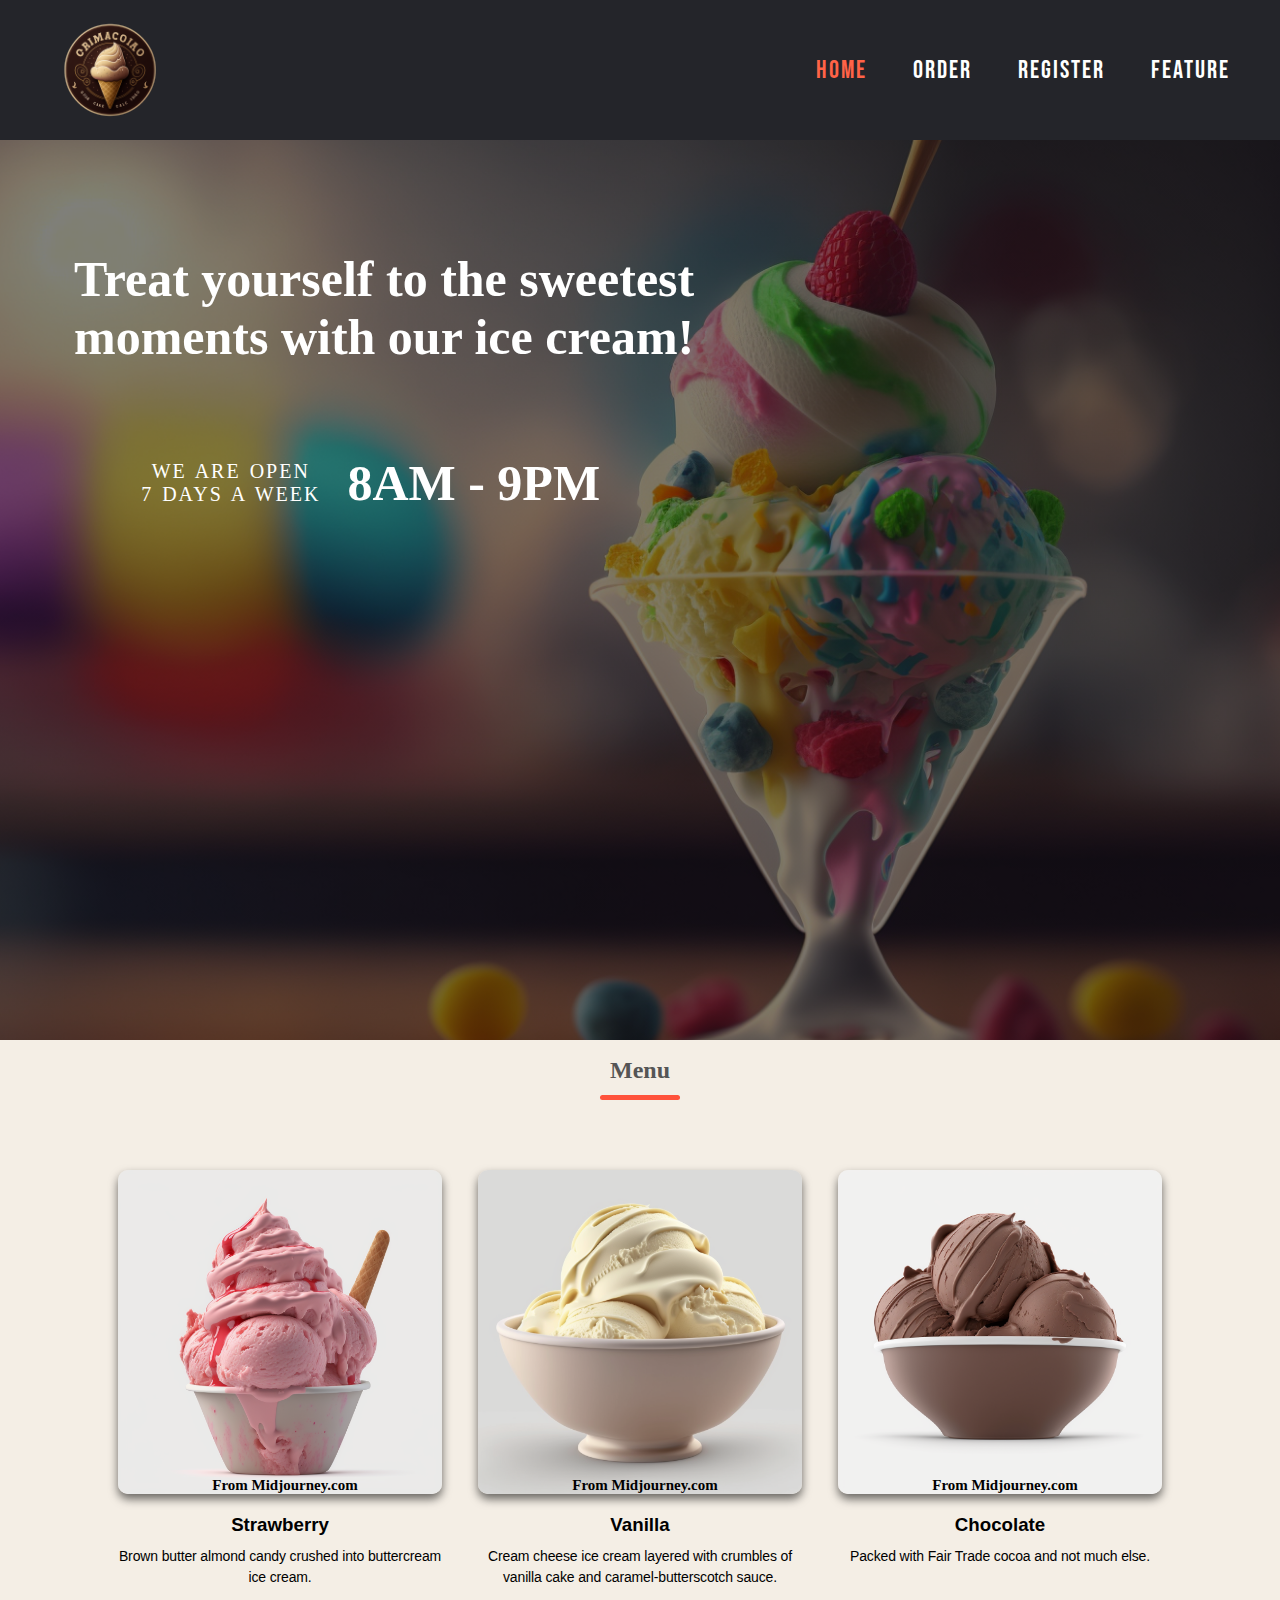
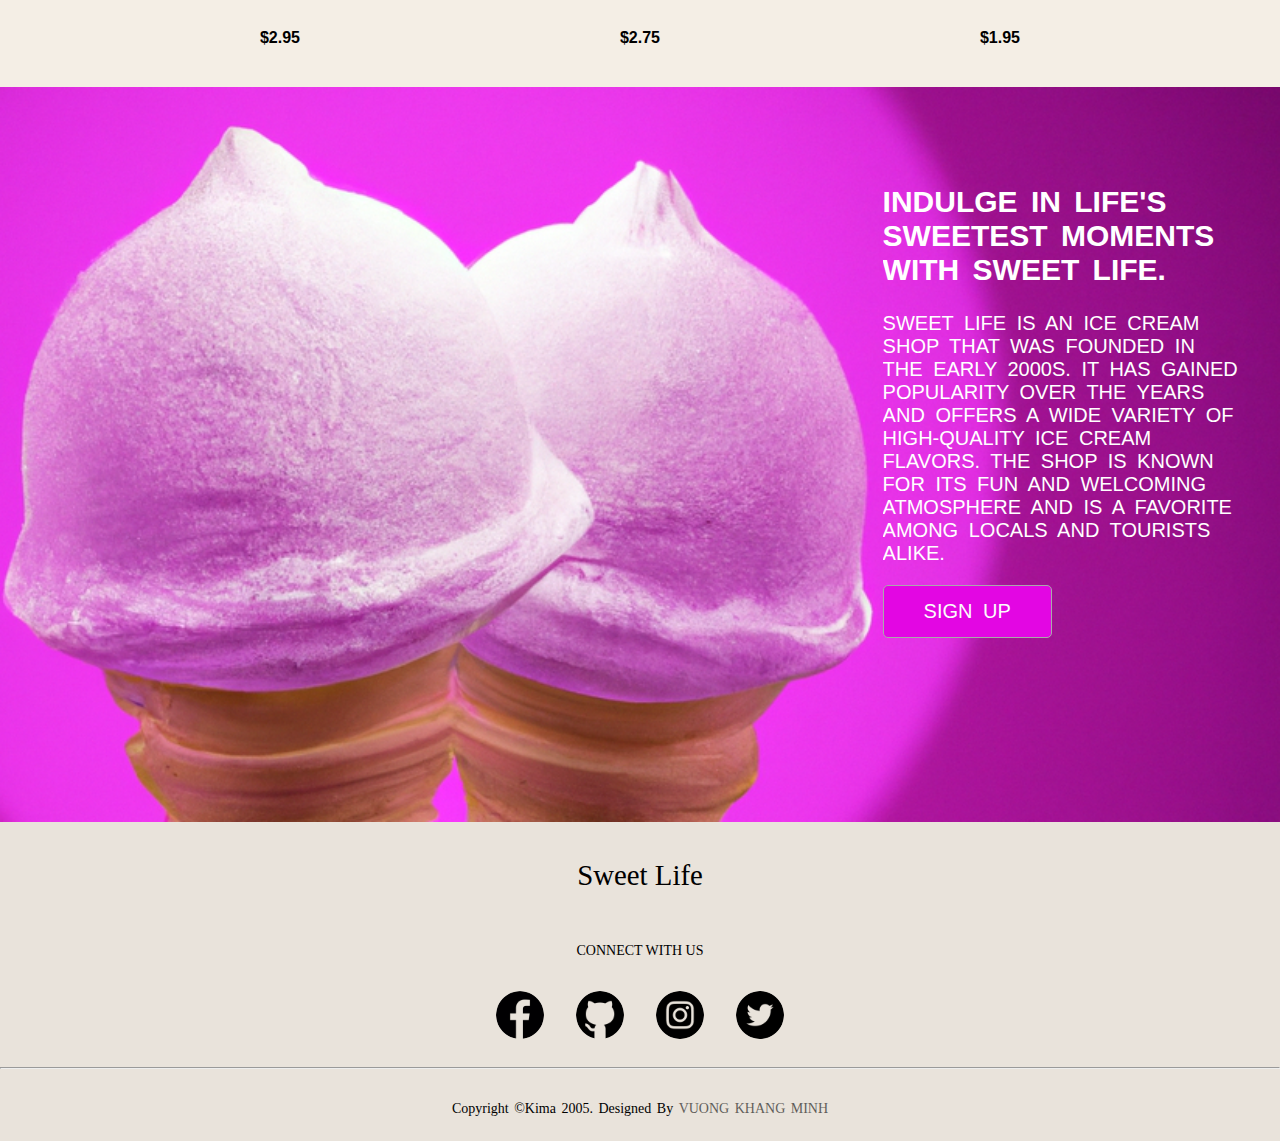
<file: Assignment2/index.html>
<!DOCTYPE html>
<html lang="en">

<head>
    <meta charset="UTF-8">
    <meta name="viewport" content="width=device-width, initial-scale=1.0">
    <meta name="description" content="Web development">
    <meta name="keywords" content="home Page">
    <meta name="author" content="VUONG KHANG MINH">
    <link rel="stylesheet" href="./css/style.css">
    <link rel="preconnect" href="https://fonts.googleapis.com">
    <link rel="preconnect" href="https://fonts.gstatic.com" crossorigin>
    <link href="https://fonts.googleapis.com/css2?family=Bebas+Neue&display=swap" rel="stylesheet">
    <title>Home</title>
</head>

<body>
    <header>
        <img src="./images/logo.png" alt="logo">
        <nav>
            <ul class="links">
                <li><a id="home" class="link" href="index.html">Home</a></li>
                <li><a class="link" href="order.html">Order</a></li>
                <li><a class="link" href="register.html">Register</a></li>
                <li><a class="link" href="feature.html">Feature</a></li>
            </ul>
        </nav>
    </header>

    <section class="hero-image">

        <div class="hero-text">
            <h1>Treat yourself to the sweetest <br> moments with our ice cream!</h1>
            <div class="home_container">
                <p>We are open <br> 7 days a week</p>
                <h2>8AM - 9PM</h2>
            </div>

        </div>

    </section>
    <section>
        <div class="types_cafe">
            <div class="container_types_cafe">
                <h2 class="title">Menu</h2>
                <div class="row">
                    <div class="col">
                        <div class="img-hover-zoom">
                            <img src="images/strawberry.png" alt="strawberry">
                            <h6>From Midjourney.com</h6>
                        </div>

                        <h3>Strawberry</h3>
                        <p>Brown butter almond candy crushed into buttercream ice cream.</p>
                        <h4>$2.95</h4>
                    </div>
                    <div class="col">
                        <div class="img-hover-zoom">
                            <img src="images/vani.png" alt="vani">
                            <h6>From Midjourney.com</h6>
                        </div>

                        <h3>Vanilla</h3>
                        <p>Cream cheese ice cream layered with crumbles of vanilla cake and caramel-butterscotch sauce.
                        </p>
                        <h4>$2.75</h4>
                    </div>
                    <div class="col">
                        <div class="img-hover-zoom">
                            <img src="images/chocolate.png" alt="chocolate">
                            <h6>From Midjourney.com</h6>
                        </div>
                        <h3>Chocolate</h3>
                        <p>Packed with Fair Trade cocoa and not much else.</p>
                        <h4>$1.95</h4>
                    </div>
                </div>
            </div>
        </div>

    </section>

    <section>
        <div class="history_section">
            <div class="container_img_history">
                <img src="images/history.png" alt="history1">
            </div>
            <div class="history_description">
                <h2>Indulge in Life's Sweetest Moments with Sweet Life.</h2>
                <p>Sweet Life is an ice cream shop that was founded in the early 2000s. It has gained popularity over
                    the
                    years and offers a wide variety of high-quality ice cream flavors. The shop is known for its fun and
                    welcoming atmosphere and is a favorite among locals and tourists alike.
                </p>
                <a class="sign_up" href="register.html">Sign up</a>
            </div>



        </div>
    </section>







    <div class="container_footer">
        <footer>
            <div class="footer-content">
                <h3>Sweet Life</h3>
                <p>CONNECT WITH US</p>
                <ul class="socials">
                    <li><a href="https://www.facebook.com/ThegamerWeed"><img src="images/fb.png" alt="fb"></a></li>
                    <li><a href="https://github.com/Kima2005"><img src="images/git.png" alt="git"></a></li>
                    <li><a href="https://www.instagram.com/khangminhvuong/"><img src="images/ins.png" alt="ins"></a>
                    </li>
                    <li><a href="https://twitter.com/VngKhangMinh1"><img src="images/twit.png" alt="tw"></a></li>
                </ul>
            </div>
            <hr>
            <div class="footer-bottom">
                <p>copyright &copy;Kima 2005. designed by <span>Vuong Khang Minh</span></p>
            </div>
        </footer>
    </div>




</body>

</html>
</file>
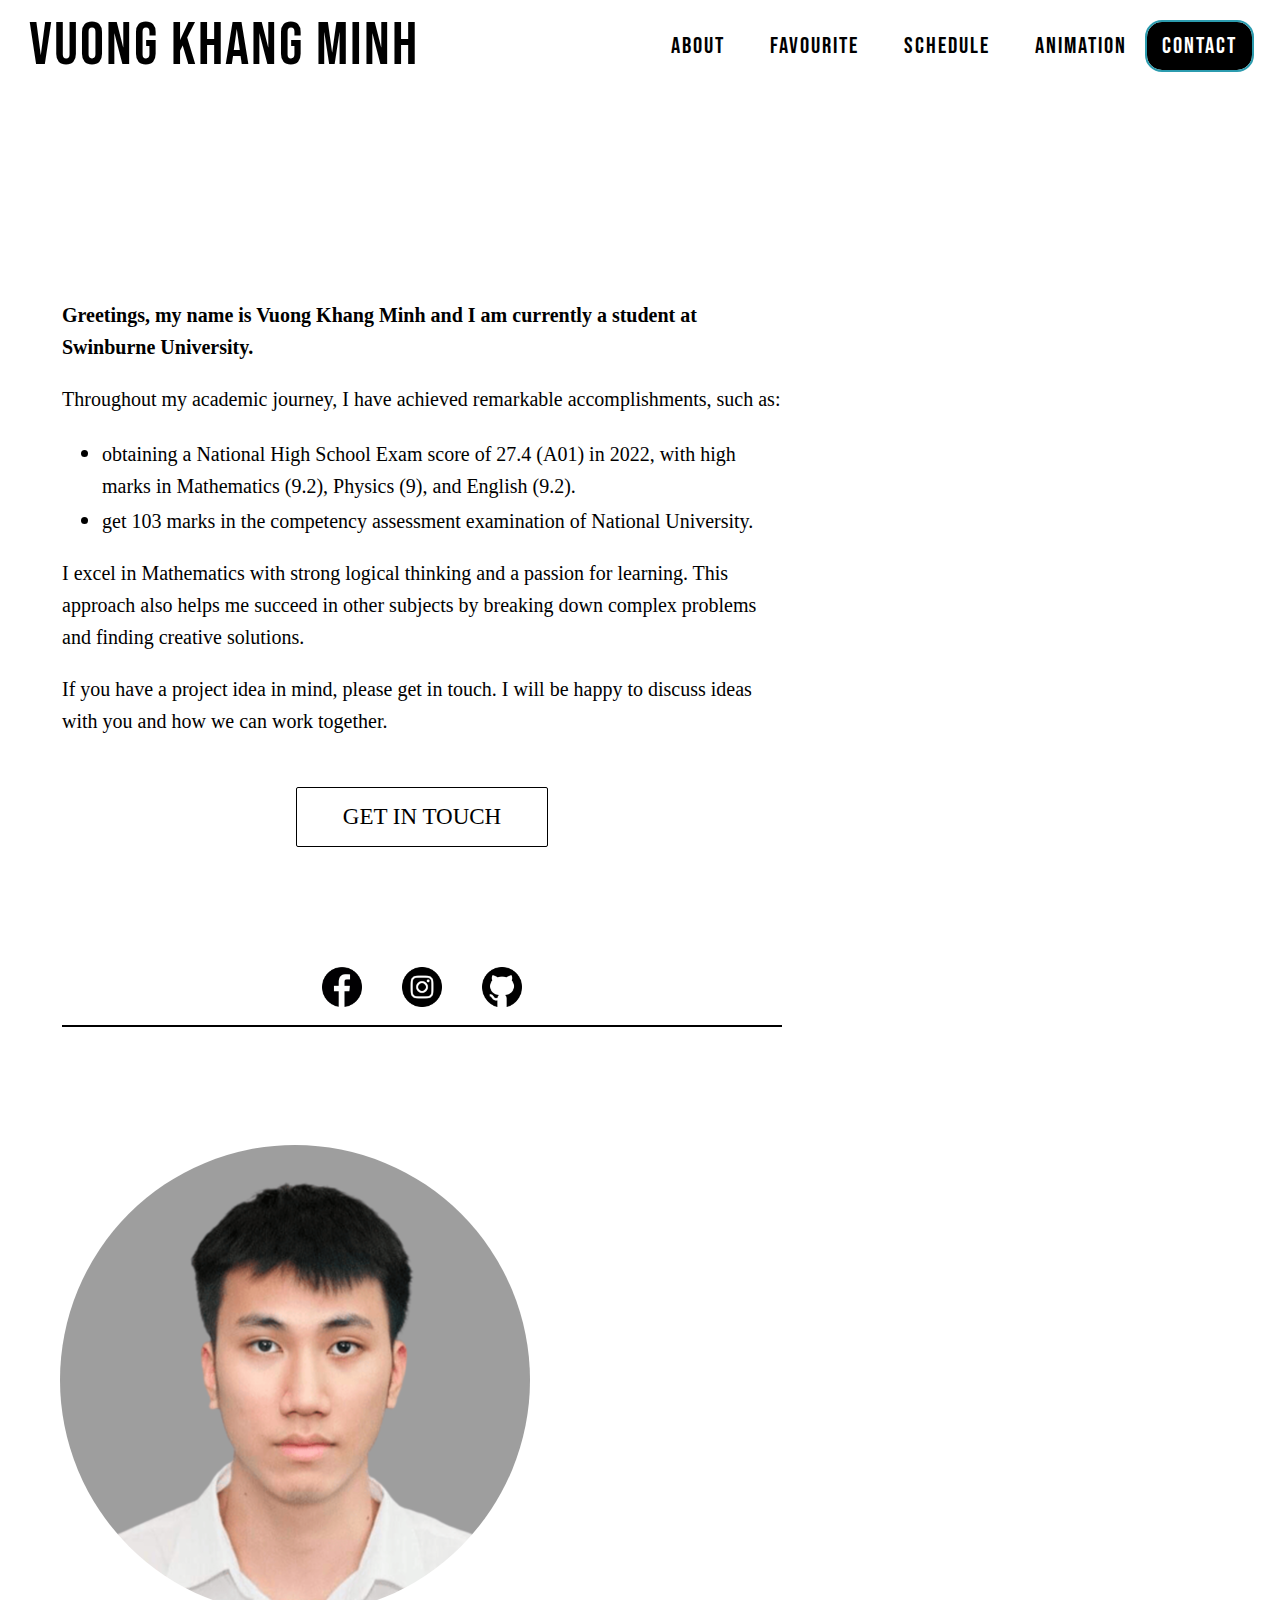
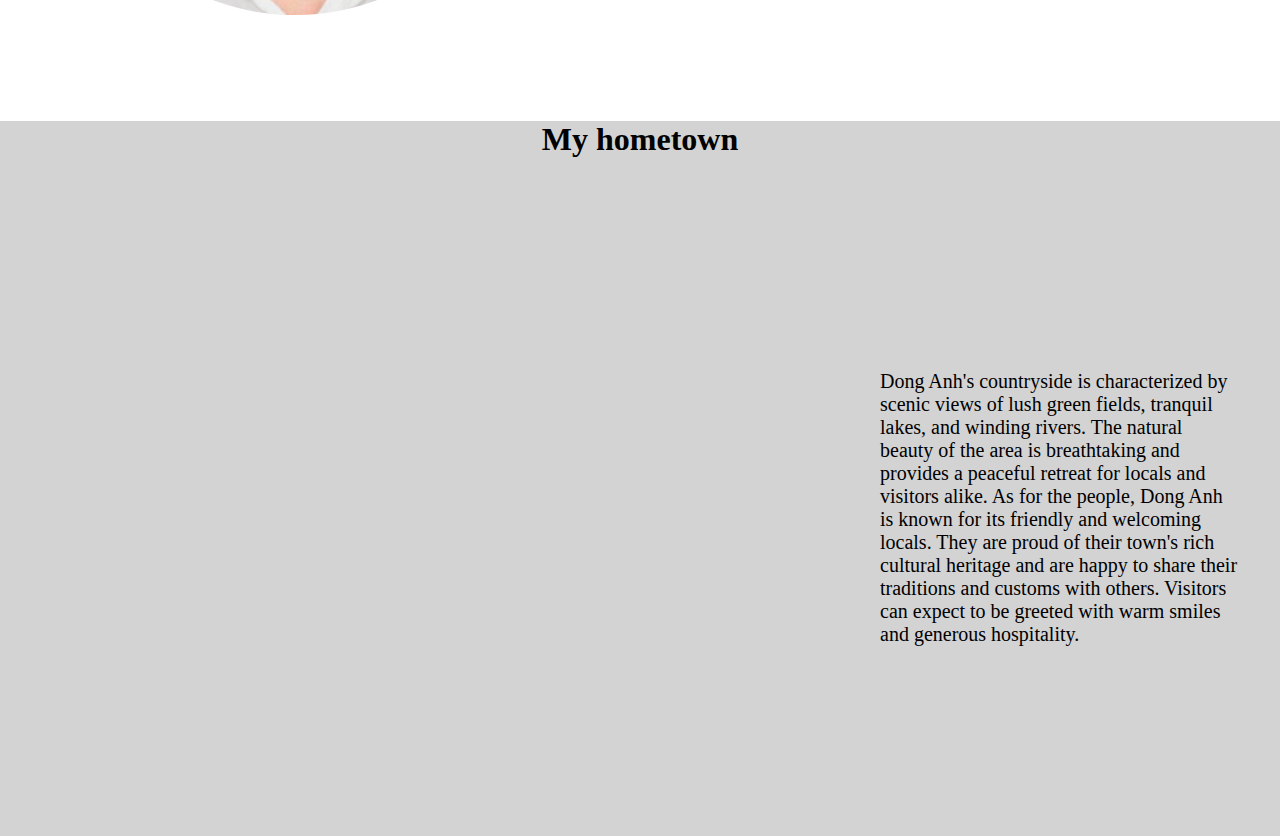
<file: Assignment1/about_me.html>
<!DOCTYPE html>
<html lang="en">

<head>
    <meta charset="UTF-8">
    <meta name="viewport" content="width=device-width, initial-scale=1.0">
    <meta name="description" content="Web development">
    <meta name="keywords" content="home Page">
    <meta name="author" content="VUONG KHANG MINH">
    <link rel="stylesheet" href="style/style.css">
    <link rel="preconnect" href="https://fonts.googleapis.com">
    <link rel="preconnect" href="https://fonts.gstatic.com" crossorigin>
    <link href="https://fonts.googleapis.com/css2?family=Bebas+Neue&display=swap" rel="stylesheet">
    <link href="style/mobile.css" rel="stylesheet" media="screen and (max-width:500px)" > 

    <title>About Me</title>
</head>

<body>
    <main>
        <header>
            <div class="container_head"><a class="text_head" href="home.html">Vuong Khang MINH</a></div>
            <nav>
                <ul class="links">
                    <li><a href="about_me.html">About</a></li>
                    <li><a href="favourite.html">Favourite</a></li>
                    <li><a href="schedule.html">Schedule</a></li>
                    <li><a href="animation.html">Animation</a></li>
                </ul>
            </nav>
            <a class="contact" href="contact.html">Contact</a>
        </header>
                <div class="about_section_1">
                    <div class="row">
                        <div class="column left_about">

                                <div class="drop-main"  id="animation_1">
                                    <div class="d">A</div>
                                    <div class="r">B</div>
                                    <div class="o">O</div>
                                    <div class="p">U</div>
                                    <div class="s">T</div>
                                    <div class="space">A</div>
                                    <div class="p">M</div>
                                    <div class="s">E</div>


                                </div>
                            <div class="about_text">
                                <p><strong>Greetings, my name is Vuong Khang Minh and I am currently a student at Swinburne
                                        University.</strong>
                                </p>
                                <p>Throughout my academic journey, I have achieved remarkable accomplishments, such as:</p>
                                <ul>
                                    <li>obtaining a National High School Exam score of 27.4 (A01) in 2022, with high marks
                                        in Mathematics
                                        (9.2), Physics (9), and English (9.2).
                                    </li>
                                    <li>
                                        get 103 marks in the competency assessment examination of National University.
                                    </li>
                                </ul>
                                
                                <p>I excel in Mathematics with strong logical thinking and a passion for learning. This
                                    approach
                                    also helps me succeed in other subjects by breaking down complex problems and finding
                                    creative solutions.
                                </p>
                                <p>
                                    If you have a project idea in mind, please get in touch. I will be happy to discuss
                                    ideas
                                    with you and how we can work together.
                                </p>
    
                            </div>
    
                            <div>
                                <p class="container_cnt"><a class="cnt" href="contact.html">Get in touch</a></p>
    
                            </div>
                            <div class="social_link">
                                <div class="link"><a href="https://www.facebook.com/ThegamerWeed" target="_blank">
                                        <img src="./images/fb.png" class="logo" alt="fb">
                                    </a>
                                </div>
                                <div class="link"><a href="https://www.instagram.com/khangminhvuong/" target="_blank"><img
                                            src="./images/ins.png" class="logo" alt="ins"></a></div>
                                <div class="link"><a href="https://github.com/Kima2005" target="_blank"><img
                                            src="./images/git.png" class="logo" alt="git"></a></div>
                            </div>
                            <hr>
    
                        </div>
                        <div class="column right_about">
                                <img class="self_img" src="images/self-removebg-preview.png" alt="MINH">
                        </div>
                    </div>
    
                </div>
                <section class="about_section_2">
                    <h1>My hometown</h1>
                    <div class="container_hometown_img">
                        <div class="slider-frame">
                            <div class="slide-images">
                                    <div class="img-container">
                                        <img src="images/hometown.jpg" alt="ht">
                                    </div>
                                    <div class="img-container">
                                        <img src="images/hometown_4.png" alt="ht4">
                                    </div>
                                    <div class="img-container">
                                        <img src="images/hometown_1.jpg" alt="ht1">
                                    </div>
                                    <div class="img-container">
                                        <img src="images/hometown_2.jpg" alt="ht2">
                                    </div>
                                    <div class="img-container">
                                        <img src="images/hometown_3.jpg" alt="ht3">
                                    </div>
                            </div>
                        </div>

                        <div class="ht_text">
                            <p>Dong Anh's countryside is characterized by scenic views of lush green fields, tranquil lakes, and
                                winding rivers. The natural beauty of the area is breathtaking and provides a peaceful retreat
                                for locals and visitors alike.
        
                                As for the people, Dong Anh is known for its friendly and welcoming locals. They are proud of
                                their town's rich cultural heritage and are happy to share their traditions and customs with
                                others. Visitors can expect to be greeted with warm smiles and generous hospitality.
                            </p>
    
                        </div>
    
                    </div>

    
                </section>
    

    </main>
    

</body>

</html>
</file>
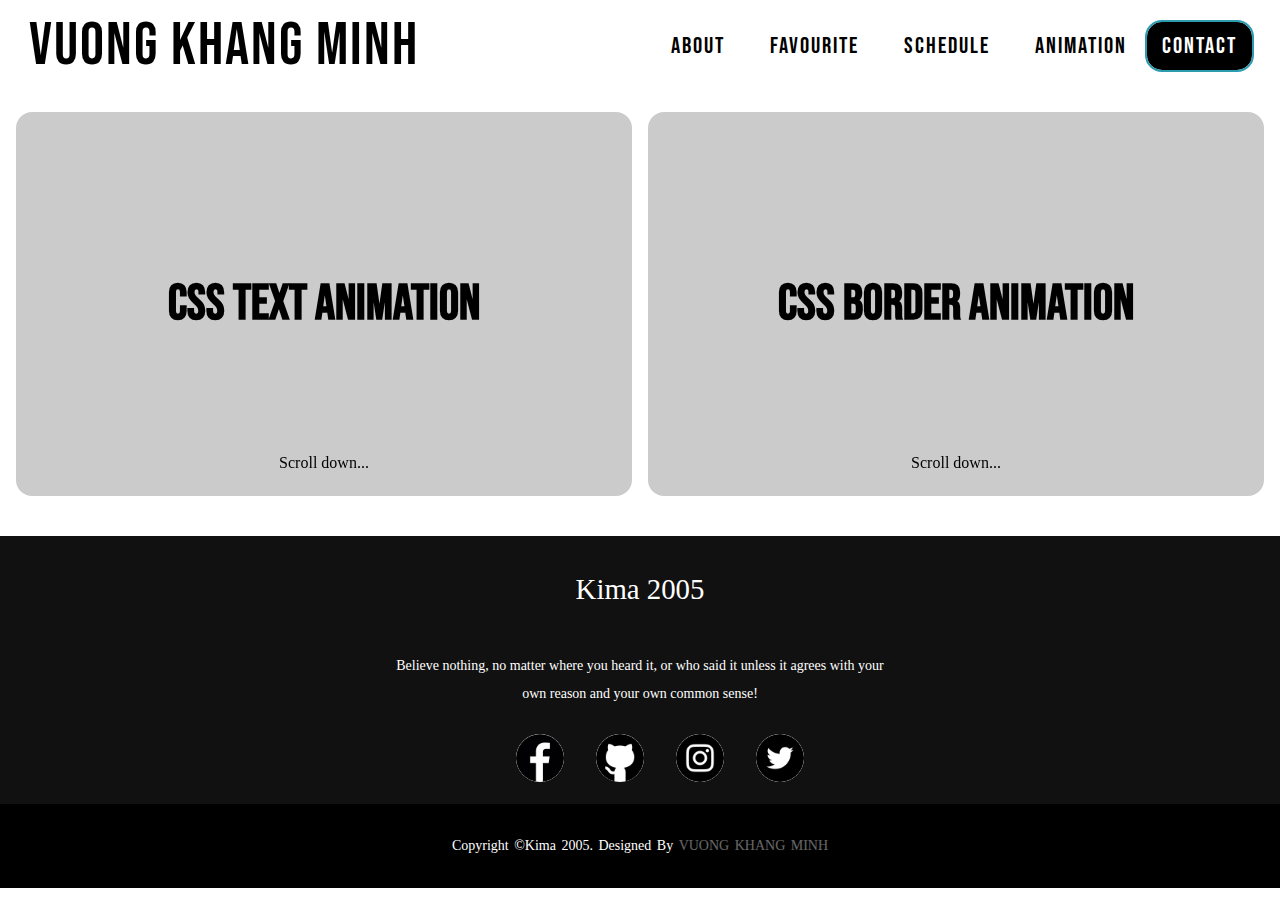
<file: Assignment1/animation.html>
<!DOCTYPE html>
<html lang="en">

<head>
    <meta charset="UTF-8">
    <meta name="viewport" content="width=device-width, initial-scale=1.0">
    <meta name="description" content="Web development">
    <meta name="keywords" content="home Page">
    <meta name="author" content="VUONG KHANG MINH">
    <link rel="stylesheet" href="style/style.css">
    <link rel="preconnect" href="https://fonts.googleapis.com">
    <link rel="preconnect" href="https://fonts.gstatic.com" crossorigin>
    <link href="https://fonts.googleapis.com/css2?family=Bebas+Neue&display=swap" rel="stylesheet">
    <link href="style/mobile.css" rel="stylesheet" media="screen and (max-width:500px)" > 

    <title>Animation</title>
</head>

<body>
    <main>
        <header>
            <div class="container_head"><a class="text_head" href="home.html">Vuong Khang MINH</a></div>
            <nav>
                <ul class="links">
                    <li><a href="about_me.html">About</a></li>
                    <li><a href="favourite.html">Favourite</a></li>
                    <li><a href="schedule.html">Schedule</a></li>
                    <li><a href="animation.html">Animation</a></li>
                </ul>
            </nav>
            <a class="contact" href="contact.html">Contact</a>
        </header>
        <section id="en_foo">
            <div id="en_foo_ab">
                <div class="en_page en_herotext">
                    <h2 title="text animation">
                        CSS Text Animation
                    </h2>
                    <p class="en_page_bottom">Scroll down...</p>
                </div>
                <hr class="en_hr">
                <div class="en_page en_heroimg">
                    <p>
                        Here is the hyperlink to where the text animation is implemented.
                    </p>
                    <a class="animation_link" href="./about_me.html#animation_1"
                        title="Click here to go to the place where I apply this animation.">
                        Let's see it!
                    </a>
                </div>
                <hr class="en_hr">
                <div class="en_page en_herotext">
                    <h2>Thank you.</h2>
                    <p class="en_page_bottom">...Scroll up, this is the end</p>
                </div>
            </div>
            <div id="en_foo_ah">
                <div class="en_page en_herotext">
                    <h2 title="border animation">
                        CSS Border Animation
                    </h2>
                    <p class="en_page_bottom">Scroll down...</p>
                </div>
                <hr class="en_hr">
                <div class="en_page en_page_code">
                    <p>
                        Here is the hyperlink to where the border animation is implemented.
                    </p>
                    <a class="animation_link" href="./contact.html#animation_2"
                        title="Click here to go to the place where I apply this animation.">Let's see it</a>
                </div>
                <hr class="en_hr">
                <div class="en_page en_herotext">
                    <h2>Thank you.</h2>
                    <p class="en_page_bottom">...Scroll up, this is the end</p>
                </div>
            </div>
        </section>



    </main>

    <footer>
        <div class="footer-content">
            <h3>Kima 2005</h3>
            <p>Believe nothing, no matter where you heard it, or who said it unless it agrees with your own reason and
                your own common sense!</p>
            <ul class="socials">
                <li><a href="https://www.facebook.com/ThegamerWeed"><img src="images/fb.png" alt="fb"></a></li>
                <li><a href="https://github.com/Kima2005"><img src="images/git.png" alt="git"></a></li>
                <li><a href="https://www.instagram.com/khangminhvuong/"><img src="images/ins.png" alt="ins"></a></li>
                <li><a href="https://twitter.com/VngKhangMinh1"><img src="images/twit.png" alt="tw"></a></li>
            </ul>
        </div>
        <div class="footer-bottom">
            <p>copyright &copy;Kima 2005. designed by <span>Vuong Khang Minh</span></p>
        </div>
    </footer>

</body>

</html>
</file>
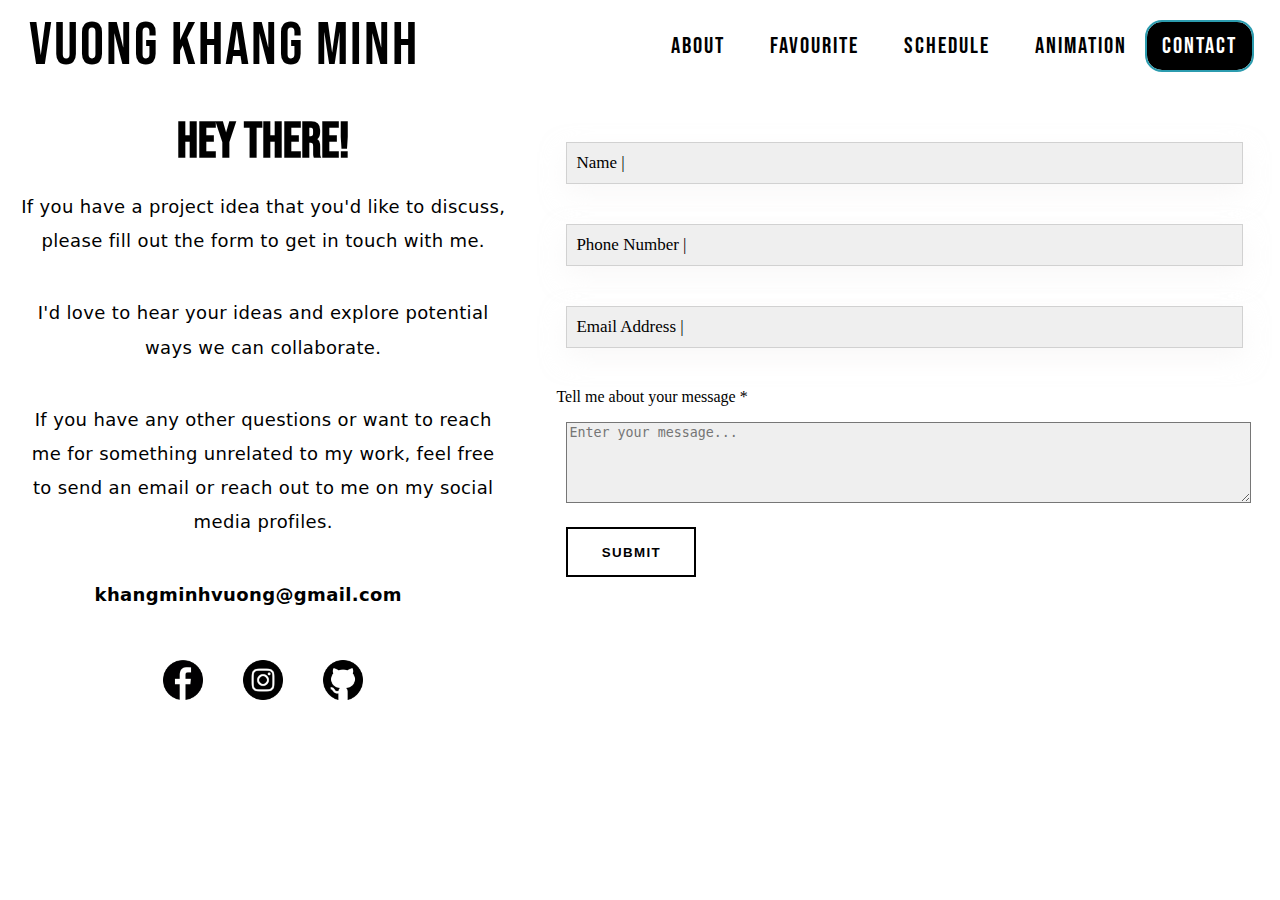
<file: Assignment1/contact.html>
<!DOCTYPE html>
<html lang="en">

<head>
    <meta charset="UTF-8">
    <meta name="viewport" content="width=device-width, initial-scale=1.0">
    <meta name="description" content="Web development">
    <meta name="keywords" content="home Page">
    <meta name="author" content="VUONG KHANG MINH">
    <link rel="stylesheet" href="style/style.css">
    <link rel="preconnect" href="https://fonts.googleapis.com">
    <link rel="preconnect" href="https://fonts.gstatic.com" crossorigin>
    <link href="https://fonts.googleapis.com/css2?family=Bebas+Neue&display=swap" rel="stylesheet">
    <link href="style/mobile.css" rel="stylesheet" media="screen and (max-width:500px)" > 

    <title>Contact --- VUONG KHANG MINH</title>
</head>

<body>
    <main>
        <header>
            <div class="container_head"><a class="text_head" href="home.html">Vuong Khang MINH</a></div>
            <nav>
                <ul class="links">
                    <li><a href="about_me.html">About</a></li>
                    <li><a href="favourite.html">Favourite</a></li>
                    <li><a href="schedule.html">Schedule</a></li>
                    <li><a href="animation.html">Animation</a></li>
                </ul>
            </nav>
            <a class="contact" href="contact.html">Contact</a>
        </header>
                <div class="row">
                    <div class="column left_cnt">
                        <h2>HEY THERE!</h2>
                        <div class="cnt_text">
                            <p>If you have a project idea that you'd like to discuss, please fill out the form to get in touch
                                with me.
                            </p>
                            <p> I'd love to hear your ideas and explore potential ways we can collaborate.
                            </p>
                            <p> If you have any other
                                questions or want to reach me for something unrelated to my work, feel free to send an email
                                or reach out to me on my social media profiles.
                            </p>
    
                            <p class="gmail"><strong>khangminhvuong@gmail.com</strong></p>
                            <div class="social_link">
                                <div class="link"><a href="https://www.facebook.com/ThegamerWeed" target="_blank">
                                    <img src="./images/fb.png" class="logo" alt="fb">
                                            </a>
                                </div>
                                <div class="link"><a href="https://www.instagram.com/khangminhvuong/" target="_blank"><img
                                            src="./images/ins.png" class="logo" alt="ins"></a></div>
                                <div class="link"><a href="https://github.com/Kima2005" target="_blank"><img src="./images/git.png"
                                            class="logo" alt="git"></a></div>
                            </div>
    
                        </div>
                        
                    </div>
    
                    <div class="column right_cnt">
                        <form  method="post" action="https://mercury.swin.edu.au/it000000/cos10005/surveytest.php">
                            <div class="text_holder">
                                <input type="text" placeholder="Please enter your first name" id="name"
                                    name="name" autocomplete="off" title="maximum of 25 letters, alphabetical only"
                                    maxlength="25" pattern="[A-Za-z]{1,25}" required>
                                <label for="name"> Name |</label>
                            </div>
                            <div class="text_holder">
                                <input id="phonenumber" name="phonenumber" placeholder="XXXXXXXXXX" autocomplete="off"
                                    title="maximum of 10 digit" maxlength="10" pattern="\d{1,10}" required>
                                <label for="phonenumber">Phone Number |</label>
                            </div>
    
                            <div class="text_holder">
                                <input type="email" placeholder="myemail@example.com" id="email" autocomplete="off"
                                    name="email" required>
                                <label for="email">Email Address |</label>
                            </div>
                            <p><label for="comment">Tell me about your message *</label></p>
                            <div class="area_holder">
                                <textarea id="comment" name="comment" rows="5" cols="40"
                                    placeholder="Enter your message..."></textarea>
                            </div>
    
                            <div class = "form_submit" id="animation_2">
                                <span></span><span></span><span></span><span></span>
                                <input class="submit_text" type="submit" value="Submit" >
                            </div>
    
                        </form>
                            
                    </div>
                </div>

    
    </main>
</body>

</html>
</file>
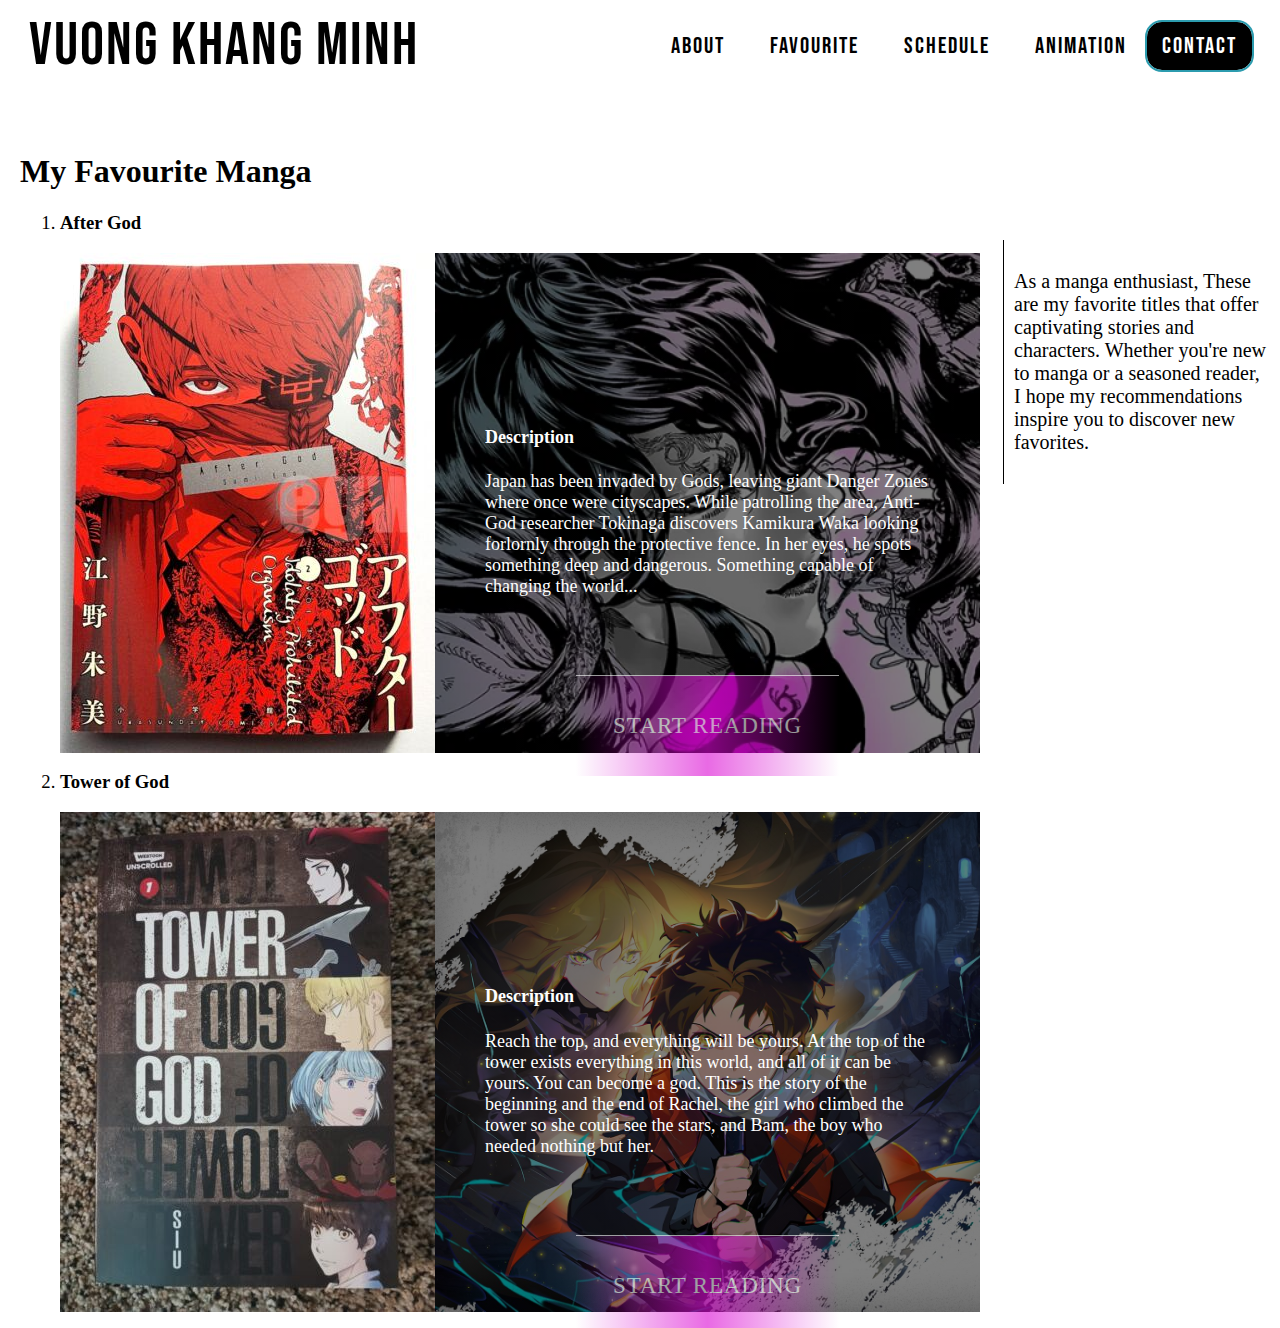
<file: Assignment1/favourite.html>
<!DOCTYPE html>
<html lang="en">

<head>
    <meta charset="UTF-8">
    <meta name="viewport" content="width=device-width, initial-scale=1.0">
    <meta name="description" content="Web development">
    <meta name="keywords" content="home Page">
    <meta name="author" content="VUONG KHANG MINH">
    <link rel="stylesheet" href="style/style.css">
    <link rel="preconnect" href="https://fonts.googleapis.com">
    <link rel="preconnect" href="https://fonts.gstatic.com" crossorigin>
    <link href="https://fonts.googleapis.com/css2?family=Bebas+Neue&display=swap" rel="stylesheet">
    <link href="style/mobile.css" rel="stylesheet" media="screen and (max-width:500px)" > 

    <title>Manga List</title>
</head>

<body>
    <main>
        <header>
            <!-- <h1 class="text_head">Vuong Khang MINH</h1> -->
            <div class="container_head"><a class="text_head" href="home.html">Vuong Khang MINH</a></div>
            <nav>
                <ul class="links">
                    <li><a href="about_me.html">About</a></li>
                    <li><a href="favourite.html">Favourite</a></li>
                    <li><a href="schedule.html">Schedule</a></li>
                    <li><a href="animation.html">Animation</a></li>
                </ul>
            </nav>
            <a class="contact" href="contact.html">Contact</a>
        </header>
                <article>
                        <h1>My Favourite Manga</h1>
                        <section>
                            <ol>
                                <li>
                                    <h3>After God</h3>
                                    <div class="container_manga">
                                        <div class="container_img_mg">
                                            <img src="images/manga1.png" alt="manga1">
                                        </div>
                                        
                                        <div class="description_manga1">
                                            <h4>Description</h4>
                                            <p>Japan has been invaded by Gods, leaving giant Danger Zones where once were cityscapes.
                                                While patrolling the area, Anti-God researcher Tokinaga discovers Kamikura Waka looking
                                                forlornly through the protective fence. In her eyes, he spots something deep and
                                                dangerous. Something capable of changing the world...
                                            </p>
                                            <div class="container_read">
                                                <div class="read_manga">
                                                    <a href="https://comikey.com/comics/after-god-manga/159/">Start reading</a>
                                                </div>
                                            </div>
                                           
                                        </div>
                                    </div>
            
                                </li>
                                <li>
                                    <h3>Tower of God</h3>
                                    <div class="container_manga">
                                        <div class="container_img_mg">
                                            <img src="images/manga2.jpg" alt="manga2">
                                        </div>
                                            
                                        <div class="description_manga2">
                                        <h4>Description</h4>
                                            <p>
                                                Reach the top, and everything will be yours. At the top of the tower exists
                                                everything in this world, and all of it can be yours. You can become a god. This is
                                                the story of the beginning and the end of Rachel, the girl who climbed the tower so
                                                she could see the stars, and Bam, the boy who needed nothing but her.
                                            </p>
                                            <div class="container_read">
                                                <div class="read_manga">
                                                    <a href="https://www.webtoons.com/en/fantasy/tower-of-god/list?title_no=95&page=1">Start reading</a>
                                                </div>
                                            </div>
                                        </div>
                                    </div>
                                </li>
                            </ol>       
                        </section>             
            </article>
            <aside>
                <p>As a manga enthusiast, These are my favorite titles that offer captivating stories and characters.
                    Whether you're new to manga or a seasoned reader, I hope my recommendations inspire you to discover new
                    favorites.
                </p>
    
            </aside>

    </main>
</body>

</html>
</file>
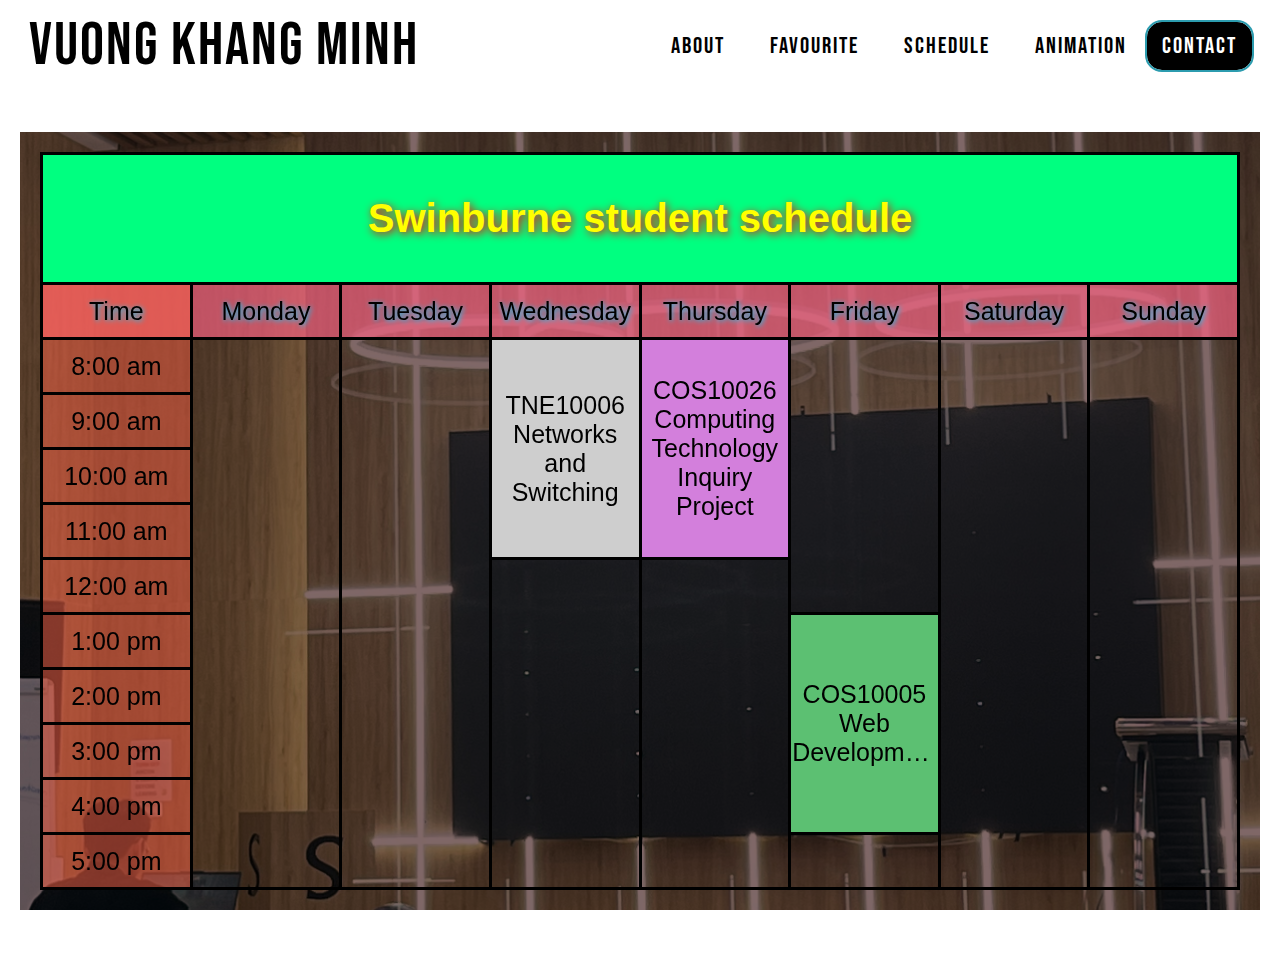
<file: Assignment1/schedule.html>
<!DOCTYPE html>
<html lang="en">

<head>
    <meta charset="UTF-8">
    <meta name="viewport" content="width=device-width, initial-scale=1.0">
    <meta name="description" content="Web development">
    <meta name="keywords" content="home Page">
    <meta name="author" content="VUONG KHANG MINH">
    <link rel="stylesheet" href="style/style.css">
    <link rel="preconnect" href="https://fonts.googleapis.com">
    <link rel="preconnect" href="https://fonts.gstatic.com" crossorigin>
    <link href="https://fonts.googleapis.com/css2?family=Bebas+Neue&display=swap" rel="stylesheet">
    <link href="style/mobile.css" rel="stylesheet" media="screen and (max-width:500px)">


    <title>Timetable -- VUONG KHANG MINH</title>
</head>

<body class="schedule">
    <main>
        <header>
            <div class="container_head"><a class="text_head" href="home.html">Vuong Khang MINH</a></div>
            <nav>
                <ul class="links">
                    <li><a href="about_me.html">About</a></li>
                    <li><a href="favourite.html">Favourite</a></li>
                    <li><a href="schedule.html">Schedule</a></li>
                    <li><a href="animation.html">Animation</a></li>
                </ul>
            </nav>
            <a class="contact" href="contact.html">Contact</a>

        </header>
        <div class="table">
            <table>
                <tr>
                    <th colspan="8" class="th">
                        <p>Swinburne student schedule</p>
                    </th>
                </tr>
                <tr class="day">
                    <td>Time</td>
                    <td>Monday</td>
                    <td>Tuesday</td>
                    <td>Wednesday</td>
                    <td>Thursday</td>
                    <td>Friday</td>
                    <td>Saturday</td>
                    <td>Sunday</td>
                </tr>
                <tr class="time">
                    <td>8:00 am</td>
                    <td rowspan="10"></td>
                    <td rowspan="10"></td>
                    <td rowspan="4" class="class_1">
                        <div>
                            TNE10006 Networks and Switching
                        </div>
                    </td>
                    <td rowspan="4" class="class_2">
                        COS10026 Computing Technology Inquiry
                        Project
                    </td>
                    <td rowspan="5"></td>
                    <td rowspan="10"></td>
                    <td rowspan="10"></td>
                </tr>
                <tr>
                    <td>9:00 am</td>



                </tr>
                <tr>
                    <td>10:00 am</td>



                </tr>
                <tr>
                    <td>11:00 am</td>



                </tr>
                <tr>
                    <td>12:00 am</td>
                    <td rowspan="6"></td>
                    <td rowspan="6"></td>

                </tr>
                <tr>
                    <td>1:00 pm</td>
                    <td rowspan="4" class="class_3">
                        COS10005 Web Development</td>



                </tr>
                <tr>
                    <td>2:00 pm</td>



                </tr>
                <tr>
                    <td>3:00 pm</td>


                </tr>
                <tr>
                    <td>4:00 pm</td>


                </tr>
                <tr>
                    <td>5:00 pm</td>
                    <td></td>
                </tr>
            </table>
        </div>

    </main>


</body>

</html>
</file>
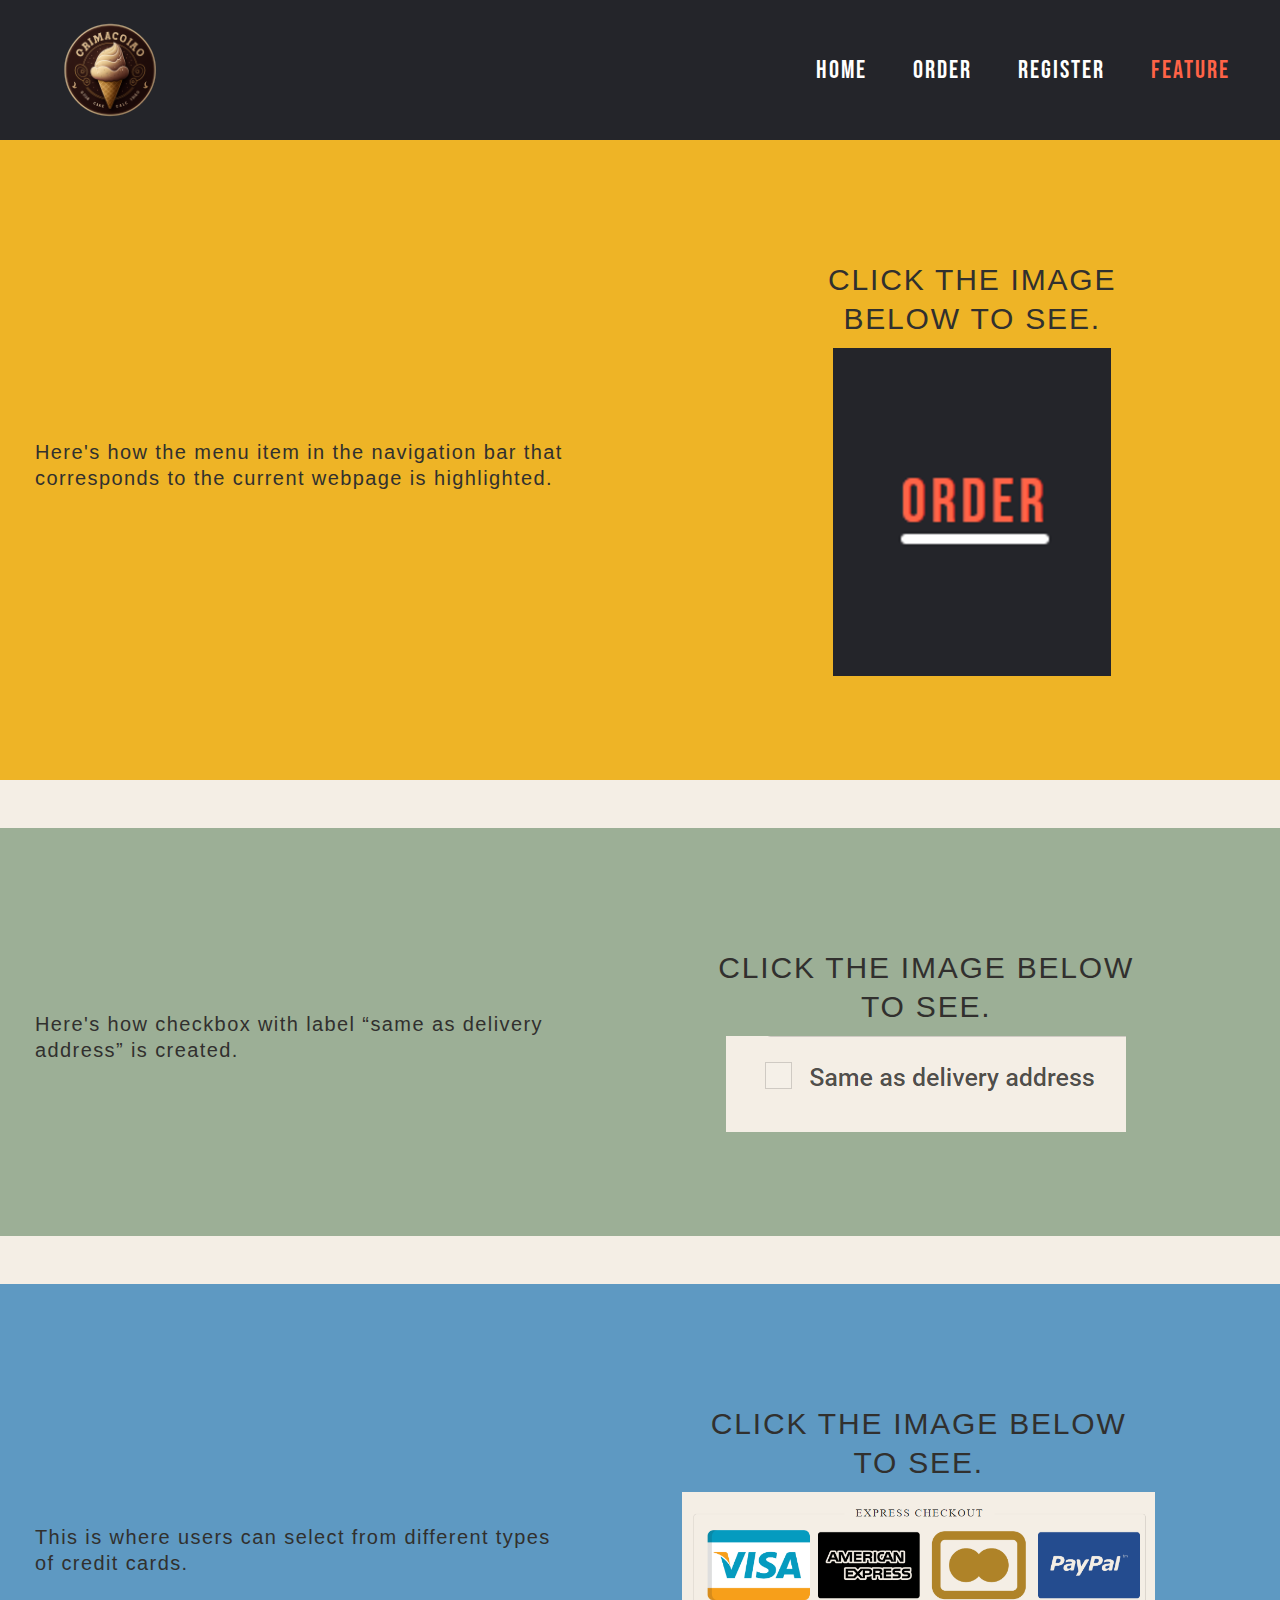
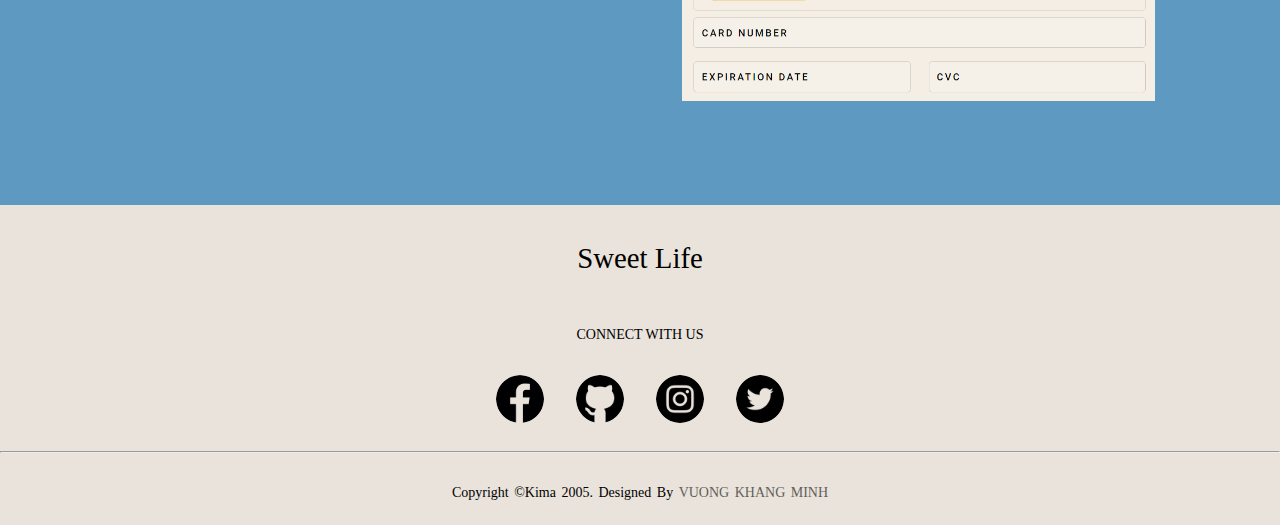
<file: Assignment2/feature.html>
<!DOCTYPE html>
<html lang="en">

<head>
    <meta charset="UTF-8">
    <meta name="viewport" content="width=device-width, initial-scale=1.0">
    <meta name="description" content="Web development">
    <meta name="keywords" content="home Page">
    <meta name="author" content="VUONG KHANG MINH">
    <link rel="stylesheet" href="./css/style.css">
    <link rel="preconnect" href="https://fonts.googleapis.com">
    <link rel="preconnect" href="https://fonts.gstatic.com" crossorigin>
    <link href="https://fonts.googleapis.com/css2?family=Bebas+Neue&display=swap" rel="stylesheet">
    <link href="https://fonts.googleapis.com/css2?family=Roboto:wght@500&display=swap" rel="stylesheet">
    <title>Order</title>
    <!-- <script src="./js/script_order.js"></script> -->
</head>

<body>
    <header>
        <img src="./images/logo.png" alt="logo">
        <nav>
            <ul class="links">
                <li><a class="link" href="index.html">Home</a></li>
                <li><a class="link" href="order.html">Order</a></li>
                <li><a class="link" href="register.html">Register</a></li>
                <li><a id="feature" class="link" href="feature.html">Feature</a></li>
            </ul>
        </nav>
    </header>
    <main id="ft">
        <section id="ft_1">
            <div class="container_ft">
                <div class="description_ft">
                    <h3>
                        Here's how the menu item in the navigation bar that corresponds to the current webpage is
                        highlighted.
                    </h3>
                </div>
                <div class="container_img_ft">
                    <h1>Click the image below to see.</h1>
                    <a href="./index.html#home"><img src="./images/ft1.png" alt="ft1"></a>
                </div>
            </div>
        </section>
        <section id="ft_2">
            <div class="container_ft">
                <div class="description_ft">
                    <h3>
                        Here's how checkbox with label “same as delivery address” is created.
                    </h3>
                </div>
                <div class="container_img_ft">
                    <h1>Click the image below to see.</h1>
                    <a href="./order.html#order_checkbox"><img src="./images/ft2.png" alt="ft2"></a>
                </div>
            </div>
        </section>
        <section id="ft_3">
            <div class="container_ft">
                <div class="description_ft">
                    <h3>
                        This is where users can select from different types of credit cards.
                    </h3>
                </div>
                <div class="container_img_ft">
                    <h1>Click the image below to see.</h1>
                    <a href="./order.html#form2"><img src="./images/ft3.png" alt="ft3"></a>
                </div>
            </div>
        </section>


    </main>

    <div class="container_footer">
        <footer>
            <div class="footer-content">
                <h3>Sweet Life</h3>
                <p>CONNECT WITH US</p>
                <ul class="socials">
                    <li><a href="https://www.facebook.com/ThegamerWeed"><img src="images/fb.png" alt="fb"></a></li>
                    <li><a href="https://github.com/Kima2005"><img src="images/git.png" alt="git"></a></li>
                    <li><a href="https://www.instagram.com/khangminhvuong/"><img src="images/ins.png" alt="ins"></a>
                    </li>
                    <li><a href="https://twitter.com/VngKhangMinh1"><img src="images/twit.png" alt="tw"></a></li>
                </ul>
            </div>
            <hr>
            <div class="footer-bottom">
                <p>copyright &copy;Kima 2005. designed by <span>Vuong Khang Minh</span></p>
            </div>
        </footer>
    </div>

</body>

</html>
</file>
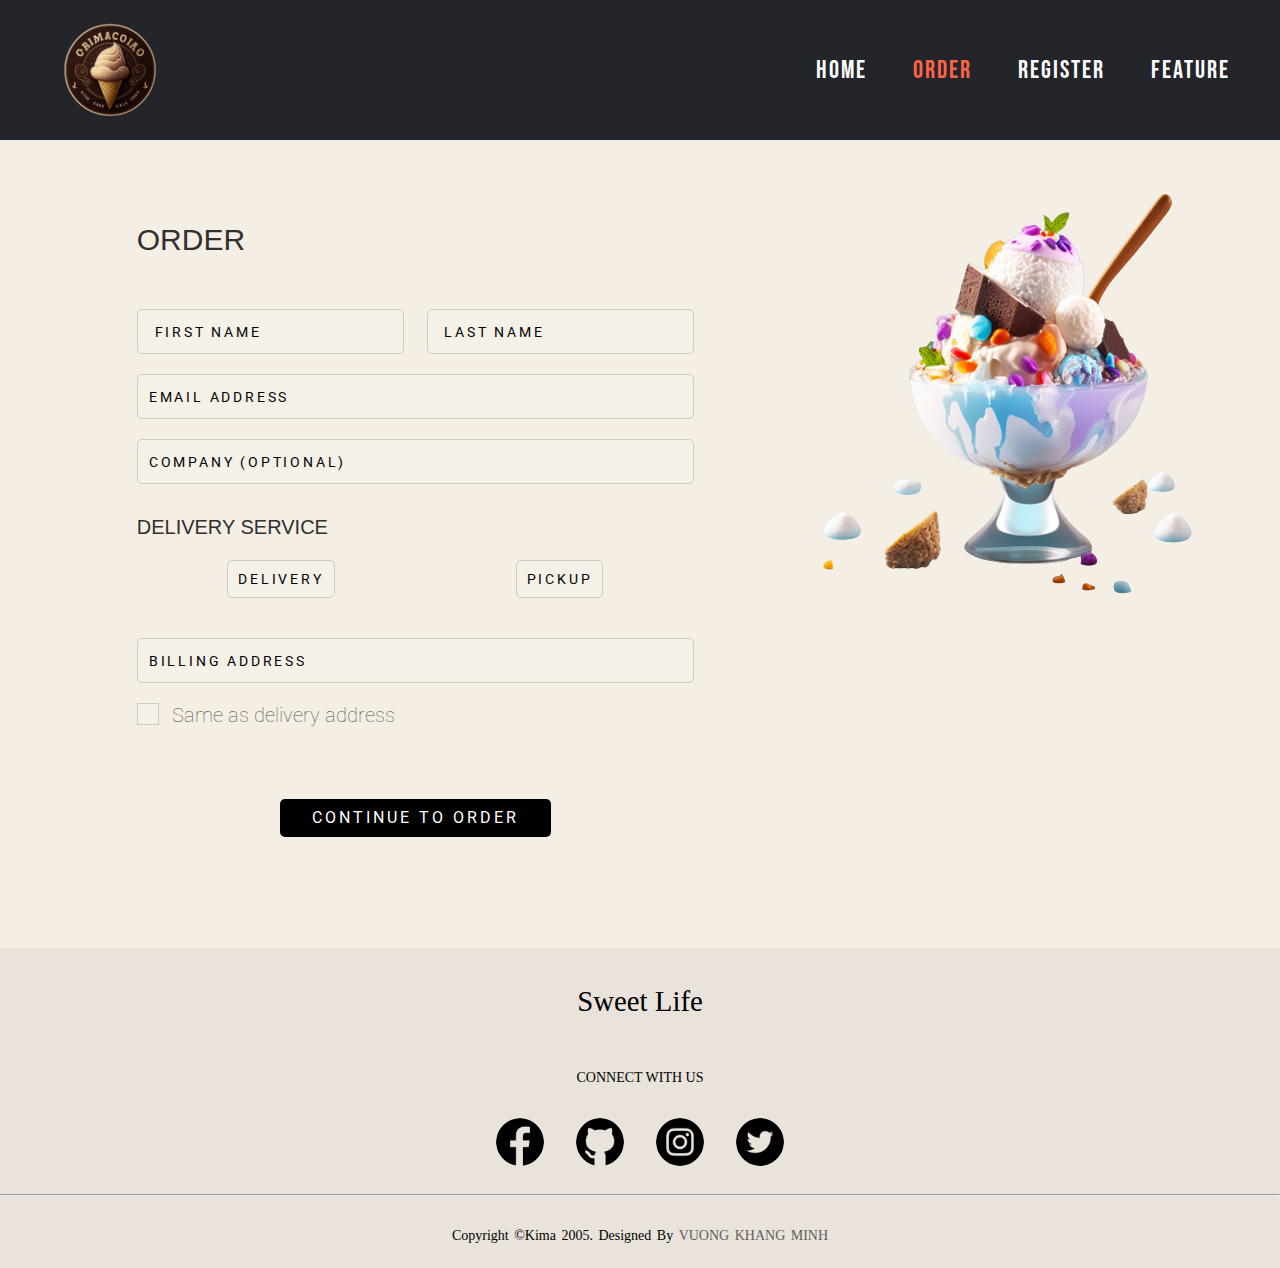
<file: Assignment2/order.html>
<!DOCTYPE html>
<html lang="en">

<head>
    <meta charset="UTF-8">
    <meta name="viewport" content="width=device-width, initial-scale=1.0">
    <meta name="description" content="Web development">
    <meta name="keywords" content="home Page">
    <meta name="author" content="VUONG KHANG MINH">
    <link rel="stylesheet" href="./css/style.css">
    <link rel="preconnect" href="https://fonts.googleapis.com">
    <link rel="preconnect" href="https://fonts.gstatic.com" crossorigin>
    <link href="https://fonts.googleapis.com/css2?family=Bebas+Neue&display=swap" rel="stylesheet">
    <link href="https://fonts.googleapis.com/css2?family=Roboto:wght@500&display=swap" rel="stylesheet">
    <title>Order</title>
    <script src="./js/script_order.js"></script>
</head>

<body>
    <header>
        <img src="./images/logo.png" alt="logo">
        <nav>
            <ul class="links">
                <li><a class="link" href="index.html">Home</a></li>
                <li><a id="home" class="link" href="order.html">Order</a></li>
                <li><a class="link" href="register.html">Register</a></li>
                <li><a class="link" href="feature.html">Feature</a></li>
            </ul>
        </nav>
    </header>
    <main>
        <div class="container_order_form">
            <form id="order_form" method="post" action="http://mercury.swin.edu.au/it000000/cos10005/regtest.php">
                <div id="form1" class="order_form">
                    <h1>Order</h1>
                    <div class="order_name">
                        <input type="text" placeholder=" first name" id="first_name" name="first_name"
                            autocomplete="off">
                        <input type="text" placeholder=" last name" id="last_name" name="last_name" autocomplete="off">
                    </div>

                    <div class="order_info">
                        <input type="text" placeholder="Email Address" id="email" autocomplete="off" name="email">
                    </div>

                    <div class="order_info">
                        <input type="text" placeholder="Company (Optional)" id="company" autocomplete="off"
                            name="company">
                    </div>
                    <h4>delivery service</h4>
                    <div class="order_radio">

                        <input type=radio id="delivery" name="method" value="delivery">
                        <label for="delivery">Delivery </label>

                        <input type=radio id="pickup" name="method" value="pickup">
                        <label for="pickup">Pickup</label>
                    </div>

                    <div class="order_info">
                        <input id="del_address" name="del_address" type="text" placeholder="Delivery address">
                    </div>
                    <div class="order_info">
                        <input id="bil_address" name="bil_address" type="text" placeholder="Billing address">
                    </div>


                    <div class="order_checkbox" id="order_checkbox">
                        <label class="container">Same as delivery address
                            <input id="same_address" type="checkbox">
                            <span class="checkmark"></span>
                        </label>
                    </div>
                    <div>
                        <p class="container_cnt"><span id="continue_order" class="cnt">Continue to order</span></p>
                    </div>
                </div>

                <div id="form2">
                    <h1>Order</h1>
                    <p id="demo"></p>
                    <div class="order_info">
                        <input id="phonenumber" name="phonenumber" placeholder="Phone Number" autocomplete="off"
                            title="maximum of 10 digit" maxlength="10">
                    </div>
                    <div class="order_info">
                        <input id="postcode" name="postcode" placeholder="Postcode" autocomplete="off"
                            title="maximum of 4 digit">
                    </div>
                    <h4>payment method </h4>
                    <div class="order_radio">
                        <input type=radio id="pay_pickup" name="payment_method" value="pay_pickup">
                        <label for="pay_pickup">Pick up </label>
                        <input type=radio id="pay_onl" name="payment_method" value="pay_onl">
                        <label for="pay_onl">Online</label>
                    </div>
                    <div id="payment">
                        <div class="checkout">
                            <h2 class="dynamic-checkout__title">
                                Express checkout
                            </h2>
                            <div class="dynamic-checkout__content">
                                <div class="container_pay">
                                    <label>
                                        <input id="visa" type="radio" name="checkout" value="visa">
                                        <img src="./images/visa.png" alt="visa">
                                    </label>
                                    <label>
                                        <input id="american" type="radio" name="checkout" value="american">
                                        <img src="./images/symbol.png" alt="american">
                                    </label>
                                    <label>
                                        <input id="master" type="radio" name="checkout" value="master">
                                        <img src="./images/master.png" alt="master">
                                    </label>
                                    <label>
                                        <input id="paypal" type="radio" name="checkout" value="paypal">
                                        <img src="./images/money.png" alt="paypal">
                                    </label>

                                </div>
                            </div>
                        </div>
                        <div class="order_info">
                            <input id="card_number" name="card_number" type="text" placeholder="Card Number">
                        </div>
                        <div class="order_name">
                            <input type="text" placeholder="Expiration Date" id="expiration_date" name="expiration_date"
                                autocomplete="off">
                            <input type="text" placeholder="CVC" id="CVC" name="CVC" autocomplete="off"
                                title="Number only" maxlength="10">
                        </div>
                    </div>


                    <div class="order_footer">
                        <div><span id="return_order" class="cnt">Return</span></div>
                        <input class="order_submit" type="submit" value="order">
                    </div>
                </div>
            </form>
            <div>
                <img src="./images/order-removebg-preview.png" alt="order">
            </div>

        </div>

    </main>
    <div class="container_footer">
        <footer>
            <div class="footer-content">
                <h3>Sweet Life</h3>
                <p>CONNECT WITH US</p>
                <ul class="socials">
                    <li><a href="https://www.facebook.com/ThegamerWeed"><img src="images/fb.png" alt="fb"></a></li>
                    <li><a href="https://github.com/Kima2005"><img src="images/git.png" alt="git"></a></li>
                    <li><a href="https://www.instagram.com/khangminhvuong/"><img src="images/ins.png" alt="ins"></a>
                    </li>
                    <li><a href="https://twitter.com/VngKhangMinh1"><img src="images/twit.png" alt="tw"></a></li>
                </ul>
            </div>
            <hr>
            <div class="footer-bottom">
                <p>copyright &copy;Kima 2005. designed by <span>Vuong Khang Minh</span></p>
            </div>
        </footer>
    </div>


</body>

</html>
</file>
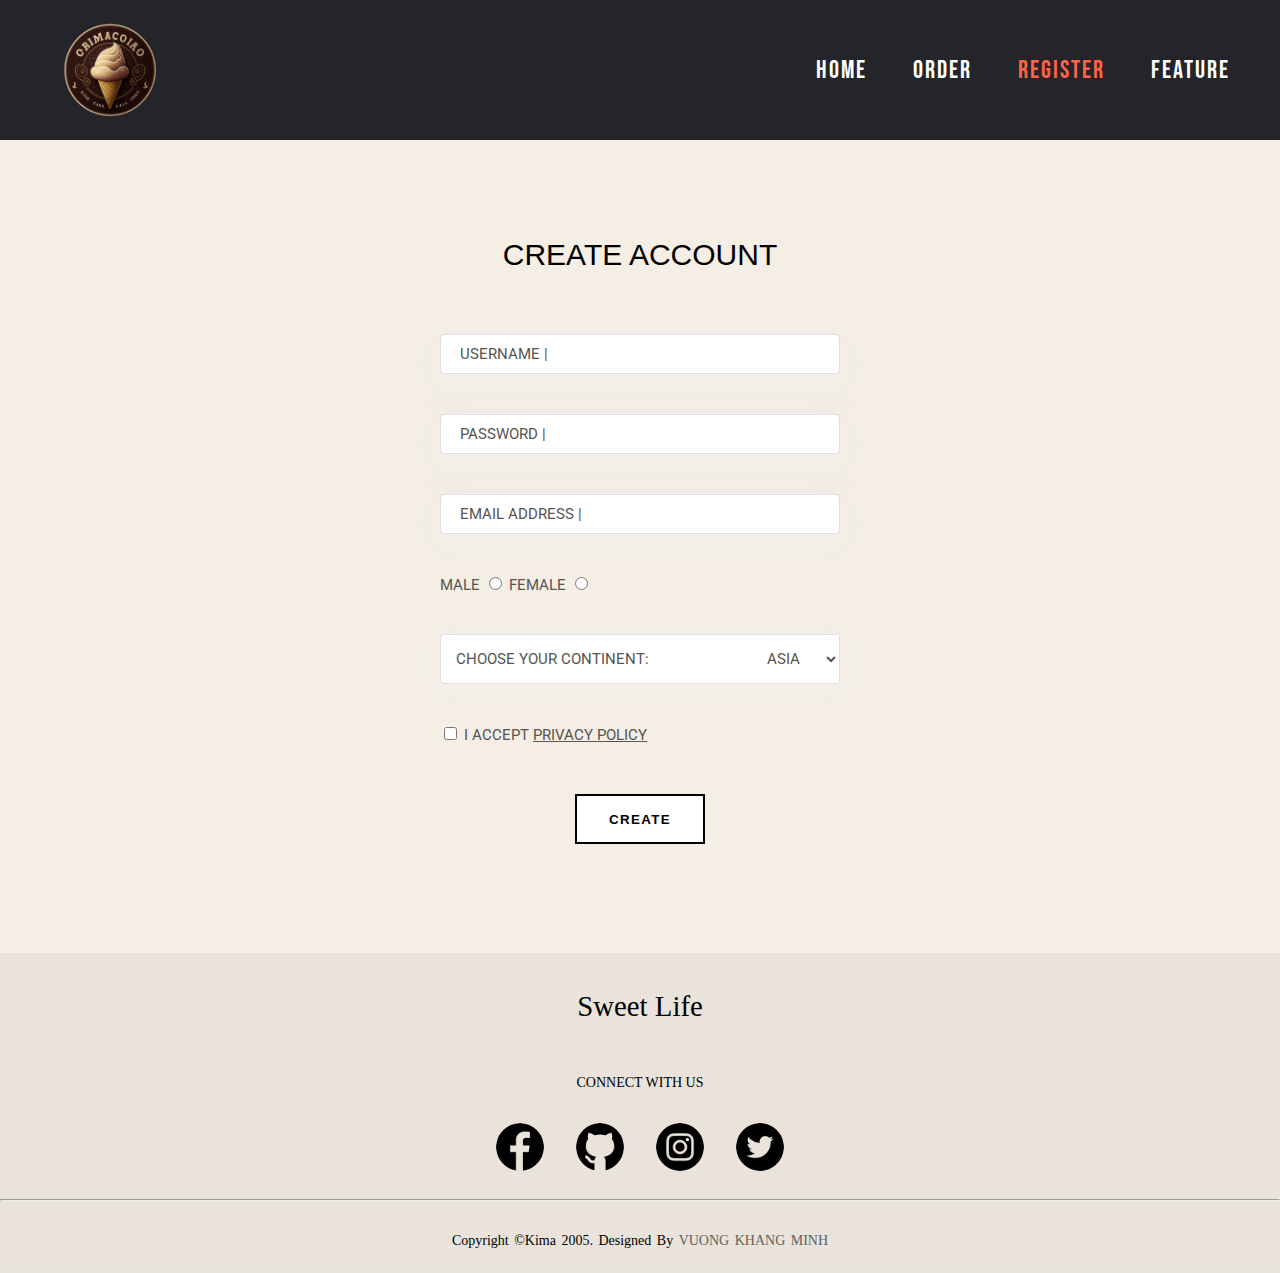
<file: Assignment2/register.html>
<!DOCTYPE html>
<html lang="en">

<head>
    <meta charset="UTF-8">
    <meta name="viewport" content="width=device-width, initial-scale=1.0">
    <meta name="description" content="Web development">
    <meta name="keywords" content="home Page">
    <meta name="author" content="VUONG KHANG MINH">
    <link rel="stylesheet" href="./css/style.css">
    <link rel="preconnect" href="https://fonts.googleapis.com">
    <link rel="preconnect" href="https://fonts.gstatic.com" crossorigin>
    <link href="https://fonts.googleapis.com/css2?family=Bebas+Neue&display=swap" rel="stylesheet">
    <link href="https://fonts.googleapis.com/css2?family=Roboto:wght@500&display=swap" rel="stylesheet">
    <script src="./js/script_register.js"></script>
    <title>Register</title>
</head>

<body>
    <header>
        <img src="./images/logo.png" alt="logo">
        <nav>
            <ul class="links">
                <li><a class="link" href="index.html">Home</a></li>
                <li><a class="link" href="order.html">Order</a></li>
                <li><a id="register" class="link" href="register.html">Register</a></li>
                <li><a class="link" href="feature.html">Feature</a></li>
            </ul>
        </nav>
    </header>
    <main>
        <div class="container_form">
            <form id="register_submit" class="form_register" method="post"
                action="http://mercury.swin.edu.au/it000000/cos10005/regtest.php">
                <h1>Create account</h1>
                <div class="text_holder">
                    <input type="text" placeholder="Username" id="user_name" name="user_name" autocomplete="off">
                    <label for="user_name"> Username |</label>
                </div>
                <div class="text_holder">
                    <input type="password" id="password" name="password" placeholder="Password" autocomplete="off">
                    <label for="password">Password |</label>
                </div>

                <div class="text_holder">
                    <input type="text" placeholder="myemail@example.com" id="email" autocomplete="off" name="email">
                    <label for="email">Email Address |</label>
                </div>
                <div class="gender">
                    <label for="genm">Male</label>
                    <input id="genm" type="radio" name="gender" value="male">
                    <label for="genf">Female</label>
                    <input id="genf" type="radio" name="gender" value="female">
                </div>
                <div class="checklist">
                    <label for="Continent">Choose your continent:</label>
                    <select name="Continent" id="Continent">
                        <option value="asia">Asia</option>
                        <option value="africa">Africa</option>
                        <option value="Europe">Europe</option>
                        <option value="Australia">Australia</option>
                        <option value="America">America</option>
                    </select>
                </div>

                <div class="check">
                    <input type="checkbox" id="policy" name="policy" value="accept">
                    <label for="policy">I accept <span>Privacy Policy</span></label>
                </div>

                <div class="form_submit" id="animation_2">
                    <span></span><span></span><span></span><span></span>
                    <input class="submit_text" type="submit" value="Create">
                </div>

            </form>
        </div>
    </main>


    <div class="container_footer">
        <footer>
            <div class="footer-content">
                <h3>Sweet Life</h3>
                <p>CONNECT WITH US</p>
                <ul class="socials">
                    <li><a href="https://www.facebook.com/ThegamerWeed"><img src="images/fb.png" alt="fb"></a></li>
                    <li><a href="https://github.com/Kima2005"><img src="images/git.png" alt="git"></a></li>
                    <li><a href="https://www.instagram.com/khangminhvuong/"><img src="images/ins.png" alt="ins"></a>
                    </li>
                    <li><a href="https://twitter.com/VngKhangMinh1"><img src="images/twit.png" alt="tw"></a></li>
                </ul>
            </div>
            <hr>
            <div class="footer-bottom">
                <p>copyright &copy;Kima 2005. designed by <span>Vuong Khang Minh</span></p>
            </div>
        </footer>
    </div>



</body>

</html>
</file>
<file: Assignment2/css/style.css>
/*
File Name: style.css
Purpose: This file contains the main styles for the website's layout and typography.
Project:SweetLife website
Author: Vuong Khang Minh
Last Updated: 2023-17-3
*/


/* Sets the margin and height for the entire HTML document. */
body,
html {
    margin: 0;
    height: 100%;

}

/* Positioning the text at the bottom of the image. */
h6 {
    position: absolute;
    bottom: 0;
    left: 50%;
    transform: translateX(-50%);
    margin: 5px;
    margin-bottom: 0;
    font-size: 15px;
}


/* Styles the header section of the web page */
header {
    display: flex;
    justify-content: flex-end;
    align-items: center;
    padding: 10px 30px;
    font-family: 'Bebas Neue', cursive;
    letter-spacing: 2px;
    background-color: #24252A;
    font-size: 25px;
    position: relative;
}

/* Styles the hyperlinks (links) on the web page */
a {
    text-decoration: none;
    color: white;
}


/* Styles the list items within a navigation menu */
.links li {
    display: inline-block;
    padding: 0 20px;
}

/* Styles the image element within the header section */
header img {
    width: 120px;
    height: 120px;
    margin-right: auto;
    margin-left: 20px;
}


/* Styles images within the header element */
.hero-image {
    background-image: linear-gradient(rgba(0, 0, 0, 0.5), rgba(0, 0, 0, 0.5)), url(../images/home.png);
    height: 100%;
    width: 100%;
    background-position: center;
    background-repeat: no-repeat;
    background-size: cover;
    position: relative;
    overflow: hidden;
}


/* Styles the text within the hero image section */
.hero-text {
    text-align: center;
    position: absolute;
    left: 5%;
    padding: 10px;
    color: white;

}

/* Styles the heading within the hero image section */
.hero-text h1 {
    font-size: 50px;
    margin-top: 100px;
}


/* Styles the paragraph text within the hero image section */
.hero-text p {
    font-size: 20px;
    letter-spacing: 0.1em;
    word-spacing: 0.1em;
    text-transform: uppercase;
    padding: 27px 27px 27px 0;
    margin: 27px 0 0 0;
}

/* Styles the subheading within the hero image section */
.hero-text h2 {
    font-size: 50px;
    text-decoration: none;
    padding: 27px 27px 27px 0;
    margin: 27px 0 0 0;
}

/* Centering the content of the page. */
.home_container {
    display: flex;
    justify-content: center;
    align-items: center;
}


/* Setting the background color of the types_cafe class to a light brown color. */
.types_cafe {
    background-color: #f4eee5;
}


/* Setting the flex-basis to 30% and the transition to 0.3s. It is also setting the minimum width to
250px and the margin-bottom to 30px. */
.col {
    flex-basis: 30%;
    transition: transform 0.3s;
    min-width: 250px;
    margin-bottom: 30px;

}


/* Setting the max-width of the container to 1080px, and centering it. It is also setting the padding
to 25px on the left and right. */
.container_types_cafe {
    max-width: 1080px;
    margin: auto;
    padding-left: 25px;
    padding-right: 25px;
}

/* Creating a row of items that are centered and spaced out evenly. */
.row {
    flex-wrap: wrap;
    display: flex;
    justify-content: space-around;
    align-items: center;
}


.col img {
    width: 100%;
}

/* Setting the style for the paragraph tag. */
.col p {

    margin: 0;
    font-family: arial;
    text-align: center;
    font-weight: 500;
    font-size: 14px;
    letter-spacing: -.01em;
    line-height: 1.5;
    min-height: 63px;
}



/* The container */
.img-hover-zoom {
    height: 324px;
    overflow: hidden;
    box-shadow: 0 5px 10px 0 rgba(0, 0, 0, 0.571);
    border-radius: 10px;
    position: relative;
}

/* Transition property for smooth transformation of images */

.img-hover-zoom img {
    transition: transform .5s ease;
}


/* Making the image scale up to 1.1 times its original size when the mouse hovers over it. */
.img-hover-zoom:hover img {
    transform: scale(1.1);
}

/* Setting the text-align to center, the position to relative, the line-height to 60px, the color to
#555, and the margin to 0 0 70px 0. */
.title {
    text-align: center;
    position: relative;
    line-height: 60px;
    color: #555;
    margin: 0 0 70px 0;
}

.title::after {
    border-radius: 5px;
    position: absolute;
    content: '';
    background: #ff523b;
    bottom: 0;
    left: 50%;
    width: 80px;
    height: 5px;
    transform: translateX(-50%);
}


/* The history section */

.history_section {
    position: relative;
    overflow: hidden;
}

.history_section img {
    box-sizing: border-box;
    padding: 0;
    border: none;
    margin: auto;
    display: block;
    min-width: 100%;
    max-width: 100%;
    min-height: 100%;
    max-height: 100%;
    object-fit: cover;
}



/* footer section */

.container_footer {
    background-color: #f4eee5;

}

footer {
    background-color: #2222220d;
    height: auto;
    font-family: "Open Sans";
    color: black;
}

.footer-content {
    display: flex;
    align-items: center;
    justify-content: center;
    flex-direction: column;
    text-align: center;
}

.footer-content h3 {
    font-size: 1.8rem;
    font-weight: 400;
    text-transform: capitalize;
    line-height: 3rem;
}

.footer-content p {
    max-width: 500px;
    margin: 10px auto;
    line-height: 28px;
    font-size: 14px;
}

/* set up position for social icon */
.socials {
    list-style: none;
    display: flex;
    align-items: center;
    margin: 1rem 0 1rem 0;
    padding: 0;
}

.socials li {
    margin: 0 10px;
    width: 60px;
}

.socials a img {
    width: 80%;
    height: 80%;
    border-radius: 50%;
    border: none;
}

.socials a img {
    font-size: 1.1rem;
    transition: color .4s ease;

}

/* set up font for footer */
.footer-bottom {
    padding: 10px 0;
    text-align: center;


}

.footer-bottom p {
    font-size: 14px;
    word-spacing: 2px;
    text-transform: capitalize;
}

.footer-bottom span {
    text-transform: uppercase;
    opacity: .6;
    font-weight: 200;
}



.history_description {
    position: absolute;
    top: 10%;
    right: 39px;
    color: white;
    display: block;
    width: 28%;
    height: 100%;
    word-spacing: 5px;
    text-align: left;
    word-break: normal;
    font-size: 20px;
    text-transform: uppercase;
    font-weight: normal;
    overflow: hidden;
    font-family: 'Roboto', sans-serif;
}


.sign_up {
    border: 1px solid darkgray;
    background-color: rgb(227, 6, 227);
    padding: 15px 20px;
    text-transform: uppercase;
    display: inline-block;
    text-align: center;
    padding: 0.7em 2em;
    border-radius: 5px;
    position: relative;
    text-decoration: none;
    transition: 0.3s ease all;
    color: rgb(252, 251, 251);
}

.col h3 {
    font-family: 'Roboto', sans-serif;
    text-align: center;
    margin: 20px 10px 10px 10px;

}

.col h4 {
    font-family: 'Roboto', sans-serif;
    text-align: center;
    margin: 20px 10px 10px 10px;

}

.sign_up:hover {
    opacity: 0.6;
}


.link {
    position: relative;
    text-decoration: none;

}

.link::before {
    content: '';
    position: absolute;
    width: 100%;
    height: 4px;
    border-radius: 4px;
    background-color: white;
    bottom: 0;
    left: 0;
    transform-origin: right;
    transform: scaleX(0);
    transition: transform .3s ease-in-out;
}

.link:hover::before {
    transform-origin: left;
    transform: scaleX(1);
}

#home {
    color: tomato;
    outline: none;

}




/* register page */

.checklist {
    border: 1px solid rgba(0, 0, 0, 0.126);
    height: 48px;
    background-color: white;
    box-shadow: 0 5px 20px rgba(244, 242, 242, 0.5);
    font-size: 15px;
    line-height: 1;
    text-transform: uppercase;
    font-family: 'Roboto', sans-serif;
    color: #575550;
    border-radius: 4px;
    margin-bottom: 40px;
}

.checklist label {
    position: relative;
    background-color: transparent;
    float: left;
    padding: 17px 5px 15px 15px;
    font-size: 15px;
    border: none;


}

.checklist select {
    position: relative;
    float: right;
    background-color: white;
    height: 48px;
    text-align: center;
    border: none;
    font-size: 15px;
    line-height: 1;
    text-transform: uppercase;
    font-family: 'Roboto', sans-serif;
    color: #575550;
}


.check label {
    font-size: 15px;
    line-height: 1;
    text-transform: uppercase;
    font-family: 'Roboto', sans-serif;
    color: #575550;
}

.check span {
    text-decoration: underline;
}

.gender {
    margin-bottom: 40px;
}

.gender label {
    font-size: 15px;
    font-family: 'Roboto', sans-serif;
    line-height: 1;
    text-transform: uppercase;
    color: #575550;
}

.form_register {
    width: 400px;
    padding-top: 75px;
    padding-bottom: 155px;
}

.form_register h1 {
    font-weight: lighter;
    text-transform: uppercase;
    font-size: 30px;
    line-height: 1.3;
    text-align: center;
    font-family: sans-serif;
    margin-bottom: 60px;
}


#register {
    color: tomato;
}


.text_holder {
    position: relative;
    margin-bottom: 40px;

}

/*label that sits inside input*/
.text_holder label {
    position: absolute;
    top: 50%;
    transform: translateY(-50%);
    font-size: 15px;
    left: 20px;
    cursor: pointer;
    z-index: 1;
    line-height: 1;
    text-transform: uppercase;
    font-family: 'Roboto', sans-serif;
    color: #575550;


}


/*customized label*/
.text_holder input {
    box-sizing: border-box;
    position: relative;
    height: 40px;
    padding: 0 15px;
    /* margin-left: 10px; */
    width: 400px;
    border: 1px solid rgba(0, 0, 0, 0.126);
    background-color: white;
    outline: none;
    cursor: pointer;
    text-align: center;
    transition: 0.1s;
    font-size: 15px;
    letter-spacing: 0.03em;
    z-index: 0;
    box-shadow: 0 10px 25px rgba(244, 242, 242, 0.5);
    color: black;
    border-radius: 4px;

}

/*placeholder not displayed*/
.text_holder ::placeholder {
    visibility: hidden;
    color: #27282C
}

/*slide up label when input focused*/
.text_holder input:focus~label {
    top: -12px;
    z-index: 0;
    background: transparent;
    transition: .25s;
    color: black;
    font-size: 15px;
    opacity: 0.8;
}

/*placeholder visible when input focused*/
.text_holder input:focus::placeholder {
    visibility: visible;
}

.text_holder input:focus {
    outline: none;
    box-shadow: 0 0 5px #ff6384;
    transform: scale(1.01);
    transition: transform 0.3s ease-in-out;
}


/*submit button css*/
.form_submit {
    position: relative;
    display: inline-block;
    overflow: hidden;
    left: 135px;
    top: 50px;



}

.submit_text {
    font-family: Arial, Helvetica, sans-serif;
    font-weight: 600;
    font-style: normal;
    text-transform: uppercase;
    letter-spacing: .1em;
    background-color: white;

}


.submit_text:hover {
    transition: all .6s;
    color: white;
    background-color: black;
}


.form_submit input {
    appearance: none;
    width: 130px;
    height: 50px;
    border: 2px solid black;
    text-align: center;
    cursor: pointer;
}



/* Create Animated border for submit button */

.form_submit span {
    position: absolute;
    display: block;
}

.form_submit span:nth-child(1) {
    top: 0;
    left: -100%;
    width: 100%;
    height: 2px;
    background: linear-gradient(90deg, transparent, #fff);
    animation: btn-anim1 1.5s linear infinite;
}

@keyframes btn-anim1 {
    0% {
        left: -100%;
    }

    50%,
    100% {
        left: 100%;
    }
}

.form_submit span:nth-child(2) {
    top: -100%;
    right: 0;
    width: 2px;
    height: 100%;
    background: linear-gradient(180deg, transparent, #fff);
    animation: btn-anim2 1.5s linear infinite;
    animation-delay: .375s
}

@keyframes btn-anim2 {
    0% {
        top: -100%;
    }

    50%,
    100% {
        top: 100%;
    }
}

.form_submit span:nth-child(3) {
    bottom: 0;
    right: -100%;
    width: 100%;
    height: 2px;
    background: linear-gradient(270deg, transparent, #fff);
    animation: btn-anim3 1.5s linear infinite;
    animation-delay: .75s
}

@keyframes btn-anim3 {
    0% {
        right: -100%;
    }

    50%,
    100% {
        right: 100%;
    }
}

.form_submit span:nth-child(4) {
    bottom: -100%;
    left: 0;
    width: 2px;
    height: 100%;
    background: linear-gradient(360deg, transparent, #fff);
    animation: btn-anim4 1.5s linear infinite;
    animation-delay: 1.125s
}

@keyframes btn-anim4 {
    0% {
        bottom: -100%;
    }

    50%,
    100% {
        bottom: 100%;
    }
}



.container_form {
    background-color: #f4eee5;
    display: flex;
    justify-content: center;
}



/* order page */

#order {
    color: tomato;
}

.container_order_form {
    background-color: #f4eee5;
    display: flex;
    justify-content: space-between;
    min-height: 808px;
}

.container_order_form form {
    width: 55%;
    position: relative;
    overflow: hidden;
}

.order_form {
    padding-top: 50px;
    padding-left: 18%;
    position: relative;
}


.order_name {
    display: flex;
    justify-content: space-between;
    padding: 10px;
}

.order_name input {
    width: 48%;
    height: 45px;
    padding-bottom: 0;
    padding-top: 0;
    background-color: #f5f0e8;
    border: 1px solid #cfcac3;
    border-radius: 5px;
    box-sizing: border-box;
    padding: 0.9285714286em 0.7857142857em;
    word-break: normal;
    line-height: inherit;
    font-size: 14px;
    text-transform: uppercase;
    text-align: left;
    font-weight: normal;
    overflow: hidden;
    white-space: nowrap;
    text-overflow: ellipsis;
    letter-spacing: .2em;
    font-family: 'Roboto', sans-serif;

}

.order_name input::placeholder {
    color: #000;
}


.order_info {
    padding: 10px;
}

.order_info input {
    width: 100%;
    height: 45px;
    padding-bottom: 0;
    padding-top: 0;
    background-color: #f5f0e8;
    border: 1px solid #cfcac3;
    border-radius: 5px;
    box-sizing: border-box;
    padding: 0.9285714286em 0.7857142857em;
    word-break: normal;
    line-height: inherit;
    font-size: 14px;
    text-transform: uppercase;
    text-align: left;
    font-weight: normal;
    overflow: hidden;
    white-space: nowrap;
    text-overflow: ellipsis;
    letter-spacing: .2em;
    font-family: 'Roboto', sans-serif;
}

.order_info input::placeholder {
    color: #000;
}



.order_radio {
    padding: 10px;
    display: flex;
    justify-content: space-around;
}

/* Hiding the radio buttons. */
.order_radio input {
    display: none;

}

.order_radio label {
    background-color: #f5f0e8;
    border: 1px solid #cfcac3;
    border-radius: 5px;
    align-items: center;
    display: inline;
    text-align: center;
    padding: 10px 10px;
    cursor: pointer;
    transition: .25s;

    font-size: 14px;
    text-transform: uppercase;
    font-weight: normal;
    letter-spacing: .2em;
    font-family: 'Roboto', sans-serif;

}

/* This class changes the background color and font weight of the label element next to a checked radio input. */
.order_radio input:checked+label {
    background-color: #cfcac3;
    font-weight: bold;
}



/* checkbox */
.order_checkbox {
    padding: 10px;

}

.order_checkbox:hover {
    box-shadow: 0 0 35px rgba(244, 242, 242, 0.5);
}


/* abc */
.container {
    display: block;
    position: relative;
    padding-left: 35px;
    margin-bottom: 12px;
    cursor: pointer;
    font-size: 20px;
    font-family: 'Roboto', sans-serif;
    user-select: none;
    color: #514f4c;
    font-weight: 100;
}

/* Hide the browser's default checkbox */
.container input {
    position: absolute;
    opacity: 0;
    cursor: pointer;
    height: 0;
    width: 0;
}

/* Create a custom checkbox */
.checkmark {
    position: absolute;
    top: 0;
    left: 0;
    height: 20px;
    width: 20px;
    background-color: #f5f0e8;
    border: 1px solid #cfcac3;
}

/* On mouse-over, add a grey background color */
.container:hover input~.checkmark {
    background-color: #ccc;
}

/* When the checkbox is checked, add a  background */
.container input:checked~.checkmark {
    background: #000;
}

/* Create the checkmark/indicator (hidden when not checked) */
.checkmark:after {
    content: "";
    position: absolute;
    display: none;
}

/* Show the checkmark when checked */
.container input:checked~.checkmark:after {
    display: block;
}

/* Style the checkmark/indicator */
.container .checkmark:after {
    left: 7px;
    top: 4px;
    width: 4px;
    height: 8px;
    border: solid white;
    border-width: 0 2px 2px 0;
    transform: rotate(45deg);
}









/* next */

.container_cnt {
    text-align: center;
    margin-top: 50px;
    margin-bottom: 110px;


}

/* styles a button element  */
.cnt {
    background-color: black;
    text-transform: uppercase;
    display: inline-block;
    text-align: center;
    padding: 0.7em 2em;
    border-radius: 5px;
    position: relative;
    transition: 0.3s ease all;
    z-index: 1;
    color: white;
    letter-spacing: 3px;
    line-height: 1;
    font-family: 'Roboto', sans-serif;
    cursor: pointer;
}

.cnt:before {
    transition: 0.5s all ease;
    position: absolute;
    top: 0;
    left: 50%;
    right: 50%;
    bottom: 0;
    opacity: 0;
    content: '';
    background-color: white;
    z-index: -1;
}

.cnt:hover,
button:focus {
    color: black;
    overflow: hidden;
}

.cnt:hover:before,
button:focus:before {
    transition: 0.5s all ease;
    left: 0;
    right: 0;
    opacity: 1;
    overflow: hidden;
    border: 0 solid;
}

.cnt:active {
    transform: scale(0.9);
}




#form2 {
    position: absolute;
    top: 50px;
    left: 100%;
    width: 82%;
}

#form1,
#form2 {
    transition: 1s;
}


/* form2 */

.checkout {
    box-sizing: border-box;
    border-color: currentColor;
    margin-top: 1.5em;
    padding: 0 10px 0 10px;
}

.dynamic-checkout__title {
    word-wrap: break-word;
    border: 0 solid;
    box-sizing: border-box;
    border-color: currentColor;
    text-transform: uppercase;
    letter-spacing: 1.8px;
    line-height: 1.3;
    font-size: 1em;
    font-weight: 500;
    margin: 0;
    display: flex;
    width: 100%;
    justify-content: center;
    align-items: flex-end;
    text-align: center;
    color: #31302e;
}

.dynamic-checkout__title::before {

    border-top-left-radius: 5px;
    margin-right: 1em;
}

.dynamic-checkout__title::before {
    content: '';
    border: 1px #dcd6ce solid;
    border-bottom: 0;
    height: 0.5em;
    flex: 1 0 2em;
    border-right: 0;
}

.dynamic-checkout__title::after {

    border-top-right-radius: 5px;
    margin-left: 1em;
}

.dynamic-checkout__title::after {
    content: '';
    border: 1px #dcd6ce solid;
    border-bottom: 0;
    height: 0.5em;
    flex: 1 0 2em;
    border-left: 0;

}

.dynamic-checkout__content {
    box-sizing: border-box;
    border: 1px #dcd6ce solid;
    border-top: 0;
    border-bottom-left-radius: 5px;
    border-bottom-right-radius: 5px;
    padding: 5px 0px 0px 0px;
}




.container_pay {
    flex-direction: row;
    display: flex;
    border: 0 solid;
    box-sizing: border-box;
    margin: 0;
    padding: 0;
    list-style: none;

    flex-wrap: wrap;
    justify-content: center;
    row-gap: 0.3rem;


}

.container_pay input {
    opacity: 0;
    width: 0;
    height: 0;
}

.container_pay input:checked+img {
    border: 5px solid rgba(59, 130, 246, .5);
    border-radius: 10px;

}

.dynamic-checkout__content label img {
    width: 150px;
    height: 104px;
    cursor: pointer;
    margin: 10px 0 10px 0;



}





.order_footer {
    padding: 10px;
    display: flex;
    justify-content: space-between;
}



.order_submit {
    background-color: black;
    text-transform: uppercase;
    display: inline-block;
    text-align: center;
    padding: 0.7em 2em;
    border-radius: 5px;
    position: relative;
    transition: 0.3s ease all;
    z-index: 1;
    color: white;
    letter-spacing: 3px;
    line-height: 1;
    font-family: 'Roboto', sans-serif;
    cursor: pointer;
    font-size: 16px;
    border: none;

}


.order_submit:hover {
    transition: all .6s;
    color: black;
    background-color: white;
}

#form1 h1,
#form2 h1 {
    font-weight: lighter;
    text-transform: uppercase;
    font-size: 30px;
    line-height: 1.3;
    text-align: left;
    font-family: sans-serif;
    margin-bottom: 30px;
    padding: 10px;
    color: #31302E;
}


.order_form h4 {
    font-weight: lighter;
    text-transform: uppercase;
    font-size: 20px;
    line-height: 1.3;
    text-align: left;
    font-family: sans-serif;
    padding: 10px;
    color: #31302E;
    margin: 10px 0 0 0;
}

#form2 h4 {
    font-weight: lighter;
    text-transform: uppercase;
    font-size: 20px;
    line-height: 1.3;
    text-align: left;
    font-family: sans-serif;
    padding: 10px;
    color: #31302E;
    margin: 10px 0 0 0;

}


#del_address {
    display: none;
}

#payment {
    display: none;
}



/* feature page */

#feature {
    color: tomato;
}

#ft {
    background-color: #f4eee5;
    ;
}

#ft_1 {
    background-color: rgba(238, 180, 38);
}

.container_ft {
    display: flex;
    flex-direction: row;
    padding: 0 25px 0 25px;
    align-items: center;

}

#description_ft1 {
    align-self: center;
    flex: 1 1 0%;
}


.description_ft h3 {
    letter-spacing: 1.4px;
    font-weight: lighter;
    font-size: 20px;
    line-height: 1.3;
    text-align: left;
    font-family: sans-serif;
    padding: 10px;
    color: #31302E;
    margin: 10px 0 0 0;
}


.container_img_ft {
    width: 48%;
    align-items: center;
    padding: 100px;
    justify-self: center;
    display: grid;

}

.container_img_ft h1 {
    font-weight: lighter;
    text-transform: uppercase;
    text-align: center;
    font-family: sans-serif;
    padding: 10px;
    color: #31302E;
    margin: 10px 0 0 0;
    font-size: 30px;
    letter-spacing: 1.8px;
    line-height: 1.3;

}

.container_img_ft a {
    align-items: center;
    justify-self: center;

}

.container_img_ft img:hover {
    opacity: 0.8;

}


#ft_2 {
    margin-top: 48px;
    background-color: rgba(156, 175, 150);

}

#ft_3 {
    margin-top: 48px;
    background-color: rgba(94, 153, 194);
}

#ft_3 .container_img_ft img {
    width: 100%;
    height: 100%;
}

/* Making the home button have a border when it is clicked. */
#home:target {
    border: 3px solid white;
    border-radius: 5px;
    padding: 10px;
}

/* Targeting the order_checkbox class and adding a border to it. */
.order_checkbox:target {
    border: 3px solid black;
    border-radius: 5px;
    padding-bottom: 0;

}

/* Making the form2 appear on top of the form1. */
#form2:target #payment {
    border: 3px solid black;
}

/* Making the form2 appear on top of the form1. */
#form2:target {
    z-index: 1;
}
</file>
<file: Assignment1/style/style.css>
body {
    margin: 0;
}

main {
    overflow: auto;
}




/* Home page */

/* Set up the position for menu navigator */
header {
    display: flex;
    justify-content: flex-end;
    align-items: center;
    padding: 10px 28.5px 30px 28.5px;
    font-family: 'Bebas Neue', cursive;
    letter-spacing: 2px;
}

/* font color for home page */
.home {
    color: white;
}

/* Create changing background image  */
#home_body {
    background-image: url(../images/img7.png);
    background-position: center;
    background-repeat: no-repeat;
    background-size: cover;
    background-attachment: fixed;
    animation: change 20s infinite ease-in-out;
    color: white;
}

@keyframes change {
    0% {
        background-image: url(../images/img1.png);
    }

    20% {
        background-image: url(../images/img2.png);
    }

    40% {
        background-image: url(../images/img3.png);
    }

    60% {
        background-image: url(../images/img4.png);
    }

    80% {
        background-image: url(../images/img5.png);
    }

    100% {
        background-image: url(../images/img6.png);
    }
}

/* style for hyperlink */
a {
    text-decoration: none;
    font-size: 23px;
    color: black;
}



/* general css style  */
.links li {
    display: inline-block;
    padding: 0 20px;
}

/* general css style  */
.text_head {
    margin-right: auto;
    font-size: 60px;
}




/* general css style  */
.container_head {
    margin-right: auto;
}


/* create style for contact link */
.contact {
    padding: 10px 15px;
    border: none;
    border-radius: 15px;
    cursor: pointer;
    font-family: 'Bebas Neue', cursive;
    letter-spacing: 2px;
    font-size: 23px;
    background-color: black;
    overflow: hidden;
    position: relative;
    outline: 2px solid #2c9caf;
    transition: all 1.2s;
    color: white;
}

.contact:hover {
    transform: scale(1.1);
    color: #000;
    
}

.contact::before {
    content: "";
    position: absolute;
    left: -30px;
    background-color: rgb(122, 208, 230);
    transform: skewX(135deg);
    top: 0;
    width: 0;
    height: 100%;
    z-index: -1;
    transition: width 1s;

}

.contact:hover::before {
    width: 150%;
}










/* About page */

/* Drop-text animation */
.drop-main {
    display: flex;
    font-size: 7rem;
    margin: 1.5rem;
    justify-content: center;
    font-family: "Russo One", sans-serif;
}

.d {
    opacity: 0;
    animation: drop 0.4s linear forwards;
    color: black;
}

.r {
    opacity: 0;
    animation: drop 0.4s linear forwards 0.2s;
    color: black;
}

.o {
    opacity: 0;
    animation: drop 0.4s linear forwards 0.4s;
    color: black;
}

.p {
    opacity: 0;
    animation: drop 0.4s linear forwards 0.6s;
    color: black;
}

.s {
    opacity: 0;
    animation: drop 0.4s linear forwards 0.8s;
    color: #de4040;
}

.space {
    opacity: 0;
}

@keyframes drop {
    0% {
        transform: translateY(-200px);
        opacity: 0;
    }

    50% {
        transform: translateY(0px);
        opacity: 1;
    }

    65% {
        transform: translateY(-17px);
        opacity: 1;
    }

    75% {
        transform: translateY(-22px);
        opacity: 1;
    }

    100% {
        transform: translateY(0px);
        opacity: 1;
    }
}

/* general css style  */
.about_section_2 {
    padding: 0;
    background-color: lightgray;    
}   

.about_section_2 h1 {
    text-align: center;
    font-size: 2em;
}

.about_section_1 {
    padding: 0 40px;
}


/*Slide animated image*/

.slide-images {
    width: 3880px;
    height: 577px;
    margin: 0 0 0 -3880px;
    position: relative;
    animation-name: slide_animation;
    animation-duration: 15s;
    animation-iteration-count: infinite;
    animation-direction: alternate;
    animation-play-state: running;
    animation-timing-function: ease;
}

.img-container {
    height: 577px;
    width: 776px;
    position: relative;
    float: left;
}

.img-container img{
    height: 577px;
    width: 776px;

}

.slider-frame {
    overflow: hidden;
    height: 577px;
    width: 776px;

}

@keyframes slide_animation {
    0% {
        left: 776px;
    }

    12.5% {
        left: 776px;
    }

    25% {
        left: 1552px;
    }

    27.5% {
        left: 1552px;
    }

    50% {
        left: 2328px;
    }

    62.5% {
        left: 2328px;
    }

    75% {
        left: 3104px;
    }

    87.5% {
        left: 3104px;
    }

    100% {
        left: 3880px;
    }
}





/* general css style for font   */
.ht_text {
    align-self: center;
    width: 30%;
    font-size: 20px;
    font-family: Cambria, Cochin, Georgia, Times, 'Times New Roman', serif;
}

.about_text {
    font-size: 20px;
    font-family: Cambria, Cochin, Georgia, Times, 'Times New Roman', serif;
    line-height: 1.6;

}


.container_hometown_img {
    display: flex;
    justify-content: space-between;
    padding: 40px;
}



.self_img {
    border-radius: 50%;
}


/* Create 2 column */
.column {
    float: left;
    padding: 10px;
    height: auto;
}

.left_about {
    width: 60%;
    margin-left: 1%;
}

.right_about {
    width: 36%;
    justify-content: center;
    padding: 100px 0 0 20px;

}

.link a {
    display: flex;
    justify-content: center;
}

/* Clear floats after the columns */
.row:after {
    content: "";
    display: table;
    clear: both;
    padding: 40px 41px;
}


/* general css style for get in touch link */

.cnt {
    border: 1px solid black;
    background-color: white;
    padding: 15px 20px;
    text-transform: uppercase;
    display: inline-block;
    text-align: center;
    padding: 0.7em 2em;
    border-radius: 2px;
    position: relative;
    text-decoration: none;
    transition: 0.3s ease all;
    z-index: 1;
}

.cnt:before {
    transition: 0.5s all ease;
    position: absolute;
    top: 0;
    left: 50%;
    right: 50%;
    bottom: 0;
    opacity: 0;
    content: '';
    background-color: black;
    z-index: -1;
}

.cnt:hover,
button:focus {
    color: white;
}

.cnt:hover:before,
button:focus:before {
    transition: 0.5s all ease;
    left: 0;
    right: 0;
    opacity: 1;
}

.cnt:active {
    transform: scale(0.9);
}



.container_cnt {
    text-align: center;
    margin-top: 50px;
    margin-bottom: 110px;

}


/* css style for hr */
hr {
    height: 2px;
    background-color: black;
    border: none;
}







/* Contact */


/* Create Animated border for submit button */

.form_submit span {
    position: absolute;
    display: block;
}

.form_submit span:nth-child(1) {
    top: 0;
    left: -100%;
    width: 100%;
    height: 2px;
    background: linear-gradient(90deg, transparent, #fff);
    animation: btn-anim1 1.5s linear infinite;
}

@keyframes btn-anim1 {
    0% {
        left: -100%;
    }

    50%,
    100% {
        left: 100%;
    }
}

.form_submit span:nth-child(2) {
    top: -100%;
    right: 0;
    width: 2px;
    height: 100%;
    background: linear-gradient(180deg, transparent, #fff);
    animation: btn-anim2 1.5s linear infinite;
    animation-delay: .375s
}

@keyframes btn-anim2 {
    0% {
        top: -100%;
    }

    50%,
    100% {
        top: 100%;
    }
}

.form_submit span:nth-child(3) {
    bottom: 0;
    right: -100%;
    width: 100%;
    height: 2px;
    background: linear-gradient(270deg, transparent, #fff);
    animation: btn-anim3 1.5s linear infinite;
    animation-delay: .75s
}

@keyframes btn-anim3 {
    0% {
        right: -100%;
    }

    50%,
    100% {
        right: 100%;
    }
}

.form_submit span:nth-child(4) {
    bottom: -100%;
    left: 0;
    width: 2px;
    height: 100%;
    background: linear-gradient(360deg, transparent, #fff);
    animation: btn-anim4 1.5s linear infinite;
    animation-delay: 1.125s
}

@keyframes btn-anim4 {
    0% {
        bottom: -100%;
    }

    50%,
    100% {
        bottom: 100%;
    }
}



/* Set up position for 2 columns */
.left_cnt {
    width: 38%;
    padding: 0 20px;
}

.right_cnt {
    width: 53%;
    margin-top: 20px;
    margin-left: 20px;

}


/*css for input, type = text*/
.text_holder {
    position: relative;
    margin-bottom: 40px;

}

/*label that sits inside input*/
.text_holder label {
    position: absolute;
    top: 50%;
    transform: translateY(-50%);
    font-size: 17px;
    left: 20px;
    cursor: pointer;
    z-index: 1;
}


/*customized label*/
.text_holder input {
    position: relative;
    height: 40px;
    padding: 0 15px;
    margin-left: 10px;
    width: 95%;
    border: 1px solid rgba(0, 0, 0, 0.126);
    background-color: #aaaaaa2f;
    outline: none;
    cursor: pointer;
    text-align: center;
    transition: 0.1s;
    font-size: 13px;
    letter-spacing: 0.03em;
    z-index: 0;
    box-shadow: 0 10px 25px rgba(244, 242, 242, 0.5);
    color: black;
}

/*placeholder not displayed*/
.text_holder ::placeholder {
    visibility: hidden;
    color: #27282C
}

/*slide up label when input focused*/
.text_holder input:focus~label {
    top: -12px;
    z-index: 0;
    background: transparent;
    transition: .25s;
    color: black;
    font-size: 18px;
}

/*placeholder visible when input focused*/
.text_holder input:focus::placeholder {
    visibility: visible;
}

.text_holder input:focus {
    outline: none;
    box-shadow: 0 0 5px #ff6384;
    transform: scale(1.01);
    transition: transform 0.3s ease-in-out;
}

.area_holder textarea {
    margin-left: 10px;
    width: 100%;
    background-color: #aaaaaa2f;
}


/* general style for font */

h2 {
    font-family: 'Bebas Neue', cursive;
    font-size: 50px;
    text-align: center;
    padding: 0;
    margin: 0;

}

.cnt_text {
    text-align: center;
    font-size: 18px;
    font-family: Arial, Helvetica, sans-serif;
    letter-spacing: 0.02em;
    word-wrap: break-word;
    line-height: 1.9em;
}

.cnt_text p {
    font-style: normal;
    font-family: system-ui, -apple-system, BlinkMacSystemFont, 'Segoe UI', Roboto, Oxygen, Ubuntu, Cantarell, 'Open Sans', 'Helvetica Neue', sans-serif;
    padding-bottom: 20px;
}



.gmail {
    text-align: center;
    margin-right: 30px;
}



.logo {
    position: relative;
    display: flex;
    width: 50%;
}

.link {
    width: 80px;
    height: 60px;
    display: flex;
    align-items: center;
    justify-content: center;


}

.social_link {
    display: flex;
    justify-content: center;
}


/*submit button css*/
.form_submit {
    margin: 20px 30px 0px 10px;
    position: relative;
    display: inline-block;
    overflow: hidden;


}

.submit_text {
    font-family: Arial, Helvetica, sans-serif;
    font-weight: 600;
    font-style: normal;
    text-transform: uppercase;
    letter-spacing: .1em;
    background-color: white;

}

.form_submit input {
    appearance: none;
    width: 130px;
    height: 50px;
    border: 2px solid black;
    text-align: center;
    cursor: pointer;
}


.submit_text:hover {
    transition: all .6s;
    color: white;
    background-color: black;
}


/* Schedule */


/* Set up general style for table */

.table {
    display: flex;
    width: -moz-fit-content;
    width: fit-content;
    margin: 20px 20px;
    margin-bottom: 5%;
    background-color: rgba(49, 9, 9, 0.619);
    -webkit-backdrop-filter: blur(500px);
    backdrop-filter: blur(5px);
    padding: 20px;
    background-image: url(../images/schedule.jpg);
    background-blend-mode: multiply;
    background-position: center;
    background-repeat: no-repeat;
    background-size: cover;
    background-attachment: fixed;
}

table {
    table-layout: fixed;
    width: 100%;
}


/* Remove unwanted border and set up size */
table,
th,
td {
    border: 3px solid black;
    border-collapse: collapse;
    text-align: center;
    font-size: 25px;
    height: 50px;
    width: 100%;
    background-color: transparent;
    overflow-x: clip;
    text-overflow: ellipsis;
}

/* Apply style for font and set up background */
.th {
    font-size: 40px;
    font-weight: bold;
    color: yellow;
    text-shadow: 2px 2px 8px #FF0000;
    background-color: rgb(0, 255, 128);

}


td:first-child {
    background-color: rgba(255, 99, 71, 0.5);
}

td,
tr {
    font-family: 'Franklin Gothic Medium', 'Arial Narrow', Arial, sans-serif;
}

.day {
    background-color: #ff6385a7;
    text-shadow: 1px 1px 5px #00d0ff;
}

.class_1 {
    background-color: rgb(206, 206, 206);
}

.class_2 {
    background-color: rgb(211, 127, 220);
}

.class_3 {
    background-color: rgb(92, 192, 114);
}




/* Favourite page */

/* Set up position and size */
article {
    float: left;
    width: 75%;
    margin-top: 20px;
    padding-left: 20px;
}

aside {
    float: right;
    width: 20%;
    margin-top: 10%;
    border-left: 1px solid black;
    text-align: left;
    padding: 10px;
}

.container_manga {
    display: flex;
    height: 500px;

}




li::marker{
    font-size: 1.17em;
}

/* Apply style for font and set up background */

.description_manga1 {
    padding: 150px 50px;
    background-image: linear-gradient(rgba(0, 0, 0, 0.5), rgba(0, 0, 0, 0.5)), url(../images/manga_bg.webp);
    background-repeat: no-repeat;
    background-size: cover;
    color: white;
    font-size: 18px;
}

.description_manga2 {
    padding: 150px 50px;
    background-image: linear-gradient(rgba(0, 0, 0, 0.5), rgba(0, 0, 0, 0.5)), url(../images/manga2_bg.jpg);
    background-repeat: no-repeat;
    background-size: cover;
    color: white;
    font-size: 18px;
}

aside p {
    font-size: 20px;
}



/* Create animated link  */
.read_manga {
    margin-top: 100px;
    border-top: 1px solid white;
    border-bottom: 1px solid white;
    padding: 20px;
    width: 50%;
    background: linear-gradient(to right, rgba(255, 255, 255, 0) 0%, #DB08D3 50%, rgba(255, 255, 255, 0) 100%);
    text-align: center;
    transition: width .4s ease-out, letter-spacing .4s ease-out, opacity .4s ease-out;
    text-transform: uppercase;
    font-size: 16px;
    overflow: hidden;
    letter-spacing: .05rem;
    height: 60px;
    line-height: 60px;
    margin-top: 60px;
    opacity: 0.6;
}

.read_manga:hover {
    width: 92%;
    letter-spacing: 1.5em;
    opacity: 1;
    cursor: pointer;
}

.read_manga a {
    color: white;
}


.container_read{
    display: flex;
    justify-content: center;
}



/* Animation page */

/* highlight animation implemented */
.animation_link:hover {
    color: #9900ff;
    text-decoration-line: underline;

}

/* general css style for footer */
footer {
    background: #111;
    height: auto;
    font-family: "Open Sans";
    margin-top: 40px;
    color: #fff;
}

.footer-content {
    display: flex;
    align-items: center;
    justify-content: center;
    flex-direction: column;
    text-align: center;
}

.footer-content h3 {
    font-size: 1.8rem;
    font-weight: 400;
    text-transform: capitalize;
    line-height: 3rem;
}

.footer-content p {
    max-width: 500px;
    margin: 10px auto;
    line-height: 28px;
    font-size: 14px;
}

/* set up position for social icon */
.socials {
    list-style: none;
    display: flex;
    align-items: center;
    margin: 1rem 0 1rem 0;
}

.socials li {
    margin: 0 10px;
    width: 60px;
}

.socials a img {
    background-color: white;
    width: 80%;
    height: 80%;
    border-radius: 50%;
    border: none;
}

.socials a img {
    font-size: 1.1rem;
    transition: color .4s ease;

}

/* set up font for footer */
.footer-bottom {
    background: #000;
    padding: 20px 0;
    text-align: center;
}

.footer-bottom p {
    font-size: 14px;
    word-spacing: 2px;
    text-transform: capitalize;
}

.footer-bottom span {
    text-transform: uppercase;
    opacity: .4;
    font-weight: 200;
}


#en_foo {
    position: relative;
    height: 384px;
    top: 0;
    left: 16px;
    width: calc(100% - 32px);
    bottom: 16px;
    min-height: 384px;
    max-height: 1024px;

    display: flex;
    justify-content: space-between;
}

/* The css value of 2 gray divs. In here I set height, width, corner radius and blur behind the div */
#en_foo_ab,
#en_foo_ah {
    position: relative;
    height: 100%;
    width: calc(50% - 8px);
    background-color: rgba(190, 190, 190, 0.8);
    border-radius: 16px;
    overflow-y: scroll;
    transition: 0.3s cubic-bezier(0, 0, 0, 1);
    -webkit-backdrop-filter: blur(50px);
    backdrop-filter: blur(50px);
}

/* I hide the scrollbar of 2 div as I set overflow-y scroll previously. Notice that only webkit web browsers like chrome or safari (?) have effects */
#en_foo_ab::-webkit-scrollbar,
#en_foo_ah::-webkit-scrollbar {
    display: none;
}

#en_foo:hover>* {
    opacity: 0.8;
    transform: scale(0.975);
    filter: blur(10px);
}

#en_foo:hover>*:hover {
    opacity: 1;
    transform: scale(1);
    filter: blur(0px);
}

.en_page {
    position: relative;
    width: 100%;
    height: 100%;
}

/* That big hero text in the first slide */
.en_herotext {
    display: flex;
    align-items: center;
    justify-content: center;
}

.en_page_bottom {
    position: absolute;
    bottom: 8px;
}

.en_heroimg,
.en_page_code {
    display: flex;
    align-items: center;
    justify-content: center;
    flex-direction: column;
    padding: 16px;
}

/* highlight animation implemented */
.form_submit:target {
    border: 10px solid red;
}

.drop-main:target {
    border: 10px solid red;
}

.en_hr {
    background: #1a1a1a;
}
</file>
<file: Assignment1/style/mobile.css>
@media screen and (max-width: 500px) {

    body,
    html {
        width: 100%;
    }

    /* home page*/

    /* reduce size  */
    .text_head {
        font-size: 30px;
    }
    .contact {
        text-align: center;
        width: 170px;
    }

    .left_cnt {
        width: auto;
        clear: both;
        padding: 10px;
    }

    .right_cnt {
        width: auto;
    }

    /* about page */

    /* reduce font-size */
    .drop-main {
        font-size: 4rem;
    }

    /* modify appropriate padding, margin and size */
    .about_section_1 {
        padding: 0;
    }

    .left_about {
        width: auto;
    }

    .right_about {
        width: auto;
        padding: 100px 30px 0 30px;
    }

    .self_img {
        width: 100%;
        height: 100%;
        padding: 0;
    }

    .container_hometown_img {
        display: block;
        padding: 10px;
    }

    .ht_text {
        width: auto;
        padding: 10px;
    }

    .slider-frame {
        height: auto;
        width: auto;
    }

    .slide-images {
        width: auto;
        height: auto;
    }

    .img-container img {
        height: 344px;
        width: 463px;

    }

    .img-container {
        height: auto;
    }


    /* favourite page */

    /* Clear floats after resize screen */
    article {
        float: none;
        width: auto;
        margin: 0;
        padding: 10px;
    }

    aside {
        float: none;
        width: auto;
        margin: 0;
        padding: 10px;
        border: none;
    }

    .container_manga {
        display: unset;
        height: auto;
    }

    .description_manga1 {
        padding: 10px;
        background-image: linear-gradient(rgba(0, 0, 0, 0.5), rgba(0, 0, 0, 0.5)), url(../images/after_god.webp);
        background-repeat: no-repeat;
        background-size: cover;
        color: white;
        font-size: 18px;

    }

    .description_manga2 {
        padding: 10px;
        background-image: linear-gradient(rgba(0, 0, 0, 0.5), rgba(0, 0, 0, 0.5)), url(../images/tower_of_god.jpg);
        background-repeat: no-repeat;
        background-size: cover;
        color: white;
        font-size: 18px;
    }

    ol {
        padding: 0;
    }

    .container_img_mg {
        display: grid;

    }

    .container_manga img {
        justify-self: center;
    }



    /* Schedule page */
    table,
    td,
    th {
        font-size: 9px;
        overflow-wrap: break-word;
        height: auto;
    }

    .th {
        font-size: 19px;

    }

}
</file>
